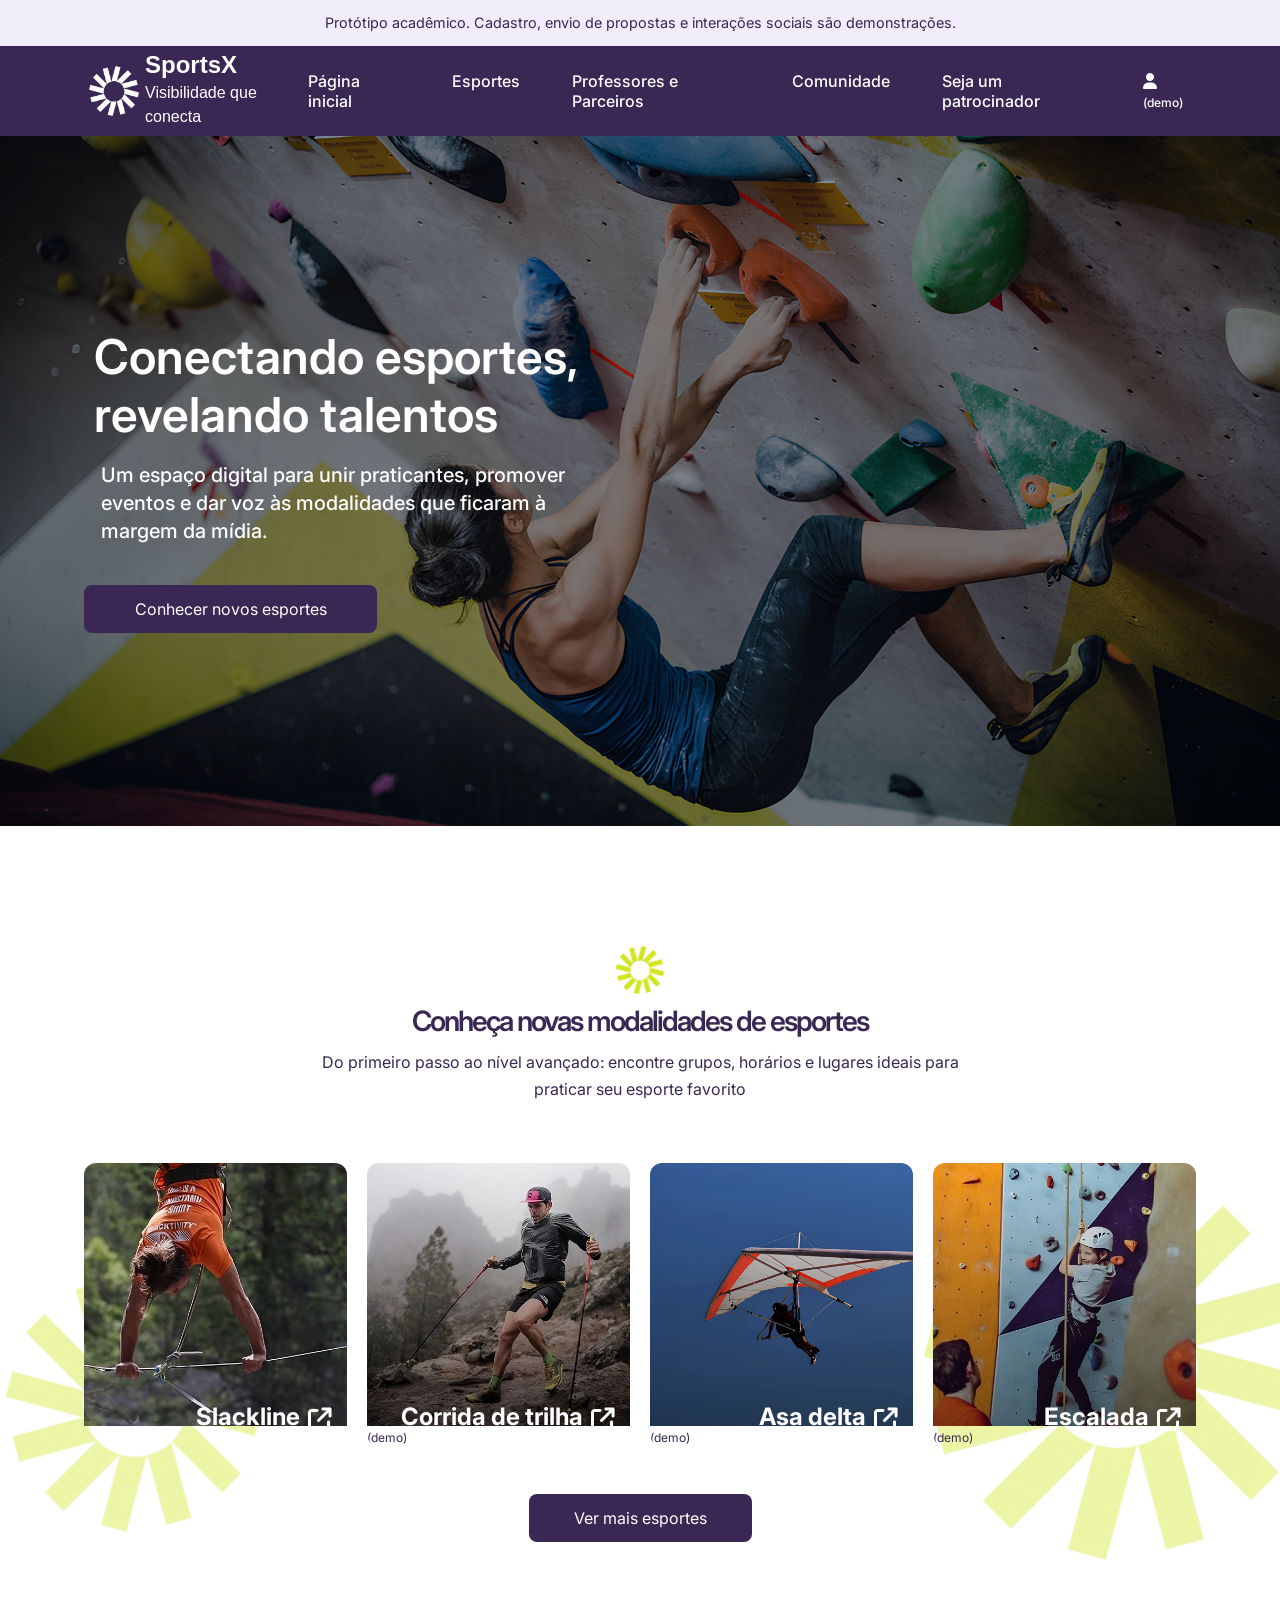
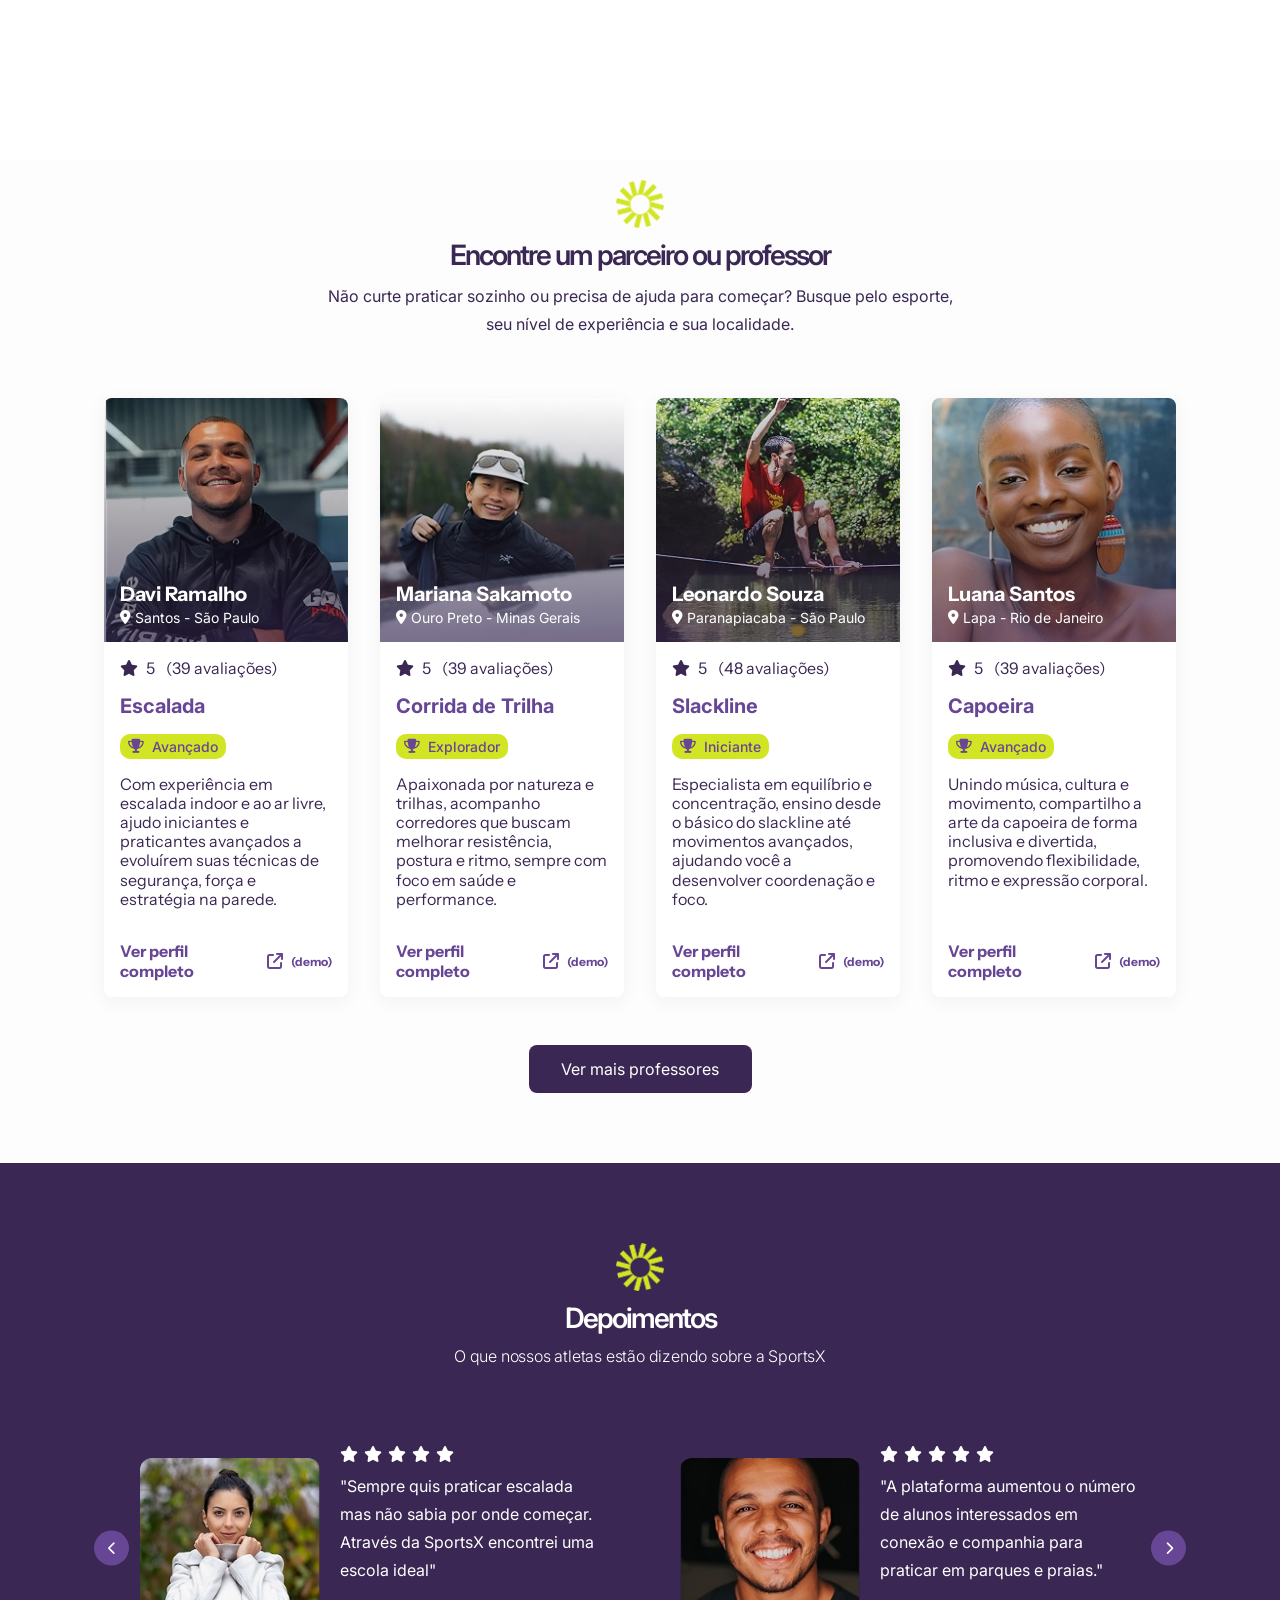
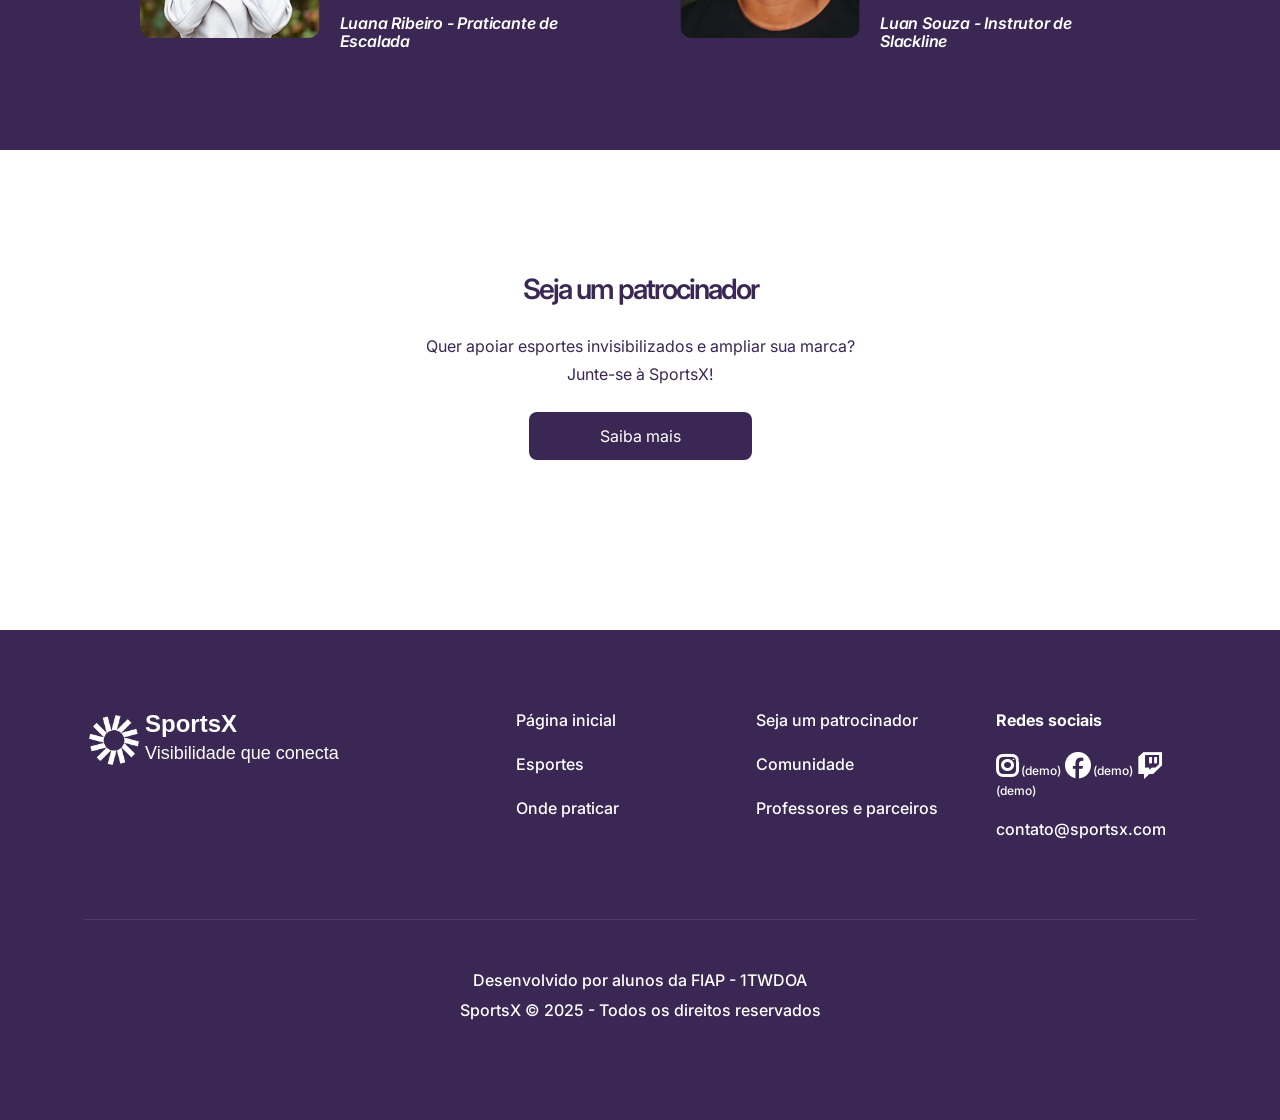
<file: index.html>
<!DOCTYPE html>
<html lang="pt-BR">

<head>
    <meta charset="UTF-8" />
    <meta name="viewport" content="width=device-width, initial-scale=1.0" />
    <title>Sports X</title>

    <!-- favicon -->
    <link rel="icon" href="images/favicon.io.webp" type="image/webp" />

    <!-- Chamada google fonts -->

    <!-- fonte Instrument -->
    <link rel="preconnect" href="https://fonts.googleapis.com" />
    <link rel="preconnect" href="https://fonts.gstatic.com" crossorigin />
    <link
        href="https://fonts.googleapis.com/css2?family=Instrument+Sans:ital,wght@0,400..700;1,400..700&family=Inter:ital,opsz,wght@0,14..32,100..900;1,14..32,100..900&display=swap"
        rel="stylesheet" />

    <!-- fonte Outfit -->
    <link rel="preconnect" href="https://fonts.googleapis.com" />
    <link rel="preconnect" href="https://fonts.gstatic.com" crossorigin />
    <link
        href="https://fonts.googleapis.com/css2?family=Instrument+Sans:ital,wght@0,400..700;1,400..700&family=Inter:ital,opsz,wght@0,14..32,100..900;1,14..32,100..900&display=swap"
        rel="stylesheet" />

    <!-- fonte Inter -->
    <link rel="preconnect" href="https://fonts.googleapis.com" />
    <link rel="preconnect" href="https://fonts.gstatic.com" crossorigin />
    <link
        href="https://fonts.googleapis.com/css2?family=Inter:ital,opsz,wght@0,14..32,100..900;1,14..32,100..900&display=swap"
        rel="stylesheet" />

    <!-- Chamada FontAwesome -->
    <link rel="stylesheet" href="https://cdnjs.cloudflare.com/ajax/libs/font-awesome/6.4.0/css/all.min.css"/>

    <!-- Chamada CSS  -->
    <link rel="stylesheet" href="css/style.css?v=20261119" />
    <link rel="stylesheet" href="css/var.css" />
</head>

<body>
    <p class="demo-notice">Protótipo acadêmico. Cadastro, envio de propostas e interações sociais são demonstrações.</p>
    <header class="site-header">
        <div class="header-container container">
            <a href="index.html" class="logo">
                <img src="images/logo.webp" alt="logo SportsX" class="logo-icon">
                <div class="logo-text">
                    <span class="logo-title">SportsX</span>
                    <span class="logo-subtitle">Visibilidade que conecta</span>
                </div>
            </a>

            <nav class="main-nav" aria-label="Navegação principal">
                <button class="hamburguer" type="button" aria-label="Abrir menu de navegação" aria-expanded="false" aria-controls="menu-principal">
                    <i class="fa-solid fa-bars" aria-hidden="true"></i>
                </button>
                <ul id="menu-principal">
                    <li><a href="#section-hero">Página inicial</a></li>
                    <li><a href="esporte-descricao-sobre.html#sport-details">Esportes</a></li>
                    <li><a href="professores-e-parceiros.html#professors">Professores e Parceiros</a></li>
                    <li><a href="comunidade.html#communities-hero">Comunidade</a></li>
                    <li><a href="seja-um-patrocinador.html#sponsor">Seja um patrocinador</a></li>
                    <li><a role="link" class="user-icon" aria-label="Perfil do usuário" aria-disabled="true" title="Demonstração: ação indisponível" data-demo="true"><i class="fa-solid fa-user" aria-hidden="true"></i></a></li>
                </ul> 
            </nav>

        </div>
    </header>


<!--================================================================== Começo da página =====================================================================-->
    <main>
    <section id="section-hero" class="hero-section">
        <div class="hero-content">           
            <h1 class="hero-title">Conectando esportes, revelando talentos</h1>
            <p class="hero-subtitle">
                Um espaço digital para unir praticantes, promover eventos e dar voz
                às modalidades que ficaram à margem da mídia.
            </p>

            <a href="#section-sports" class="btn hero-cta">Conhecer novos esportes</a>
        </div>
    </section>

    <section id="section-sports" class="sports-section">
        <div class="container">
            <div class="section-header">
                <img src="images/decor.webp" alt="decoracao" class="section-decorator">
                <h2 class="section-title-principal">Conheça novas modalidades de esportes</h2>
                <p class="section-subtitle-principal">Do primeiro passo ao nível avançado: encontre grupos, horários e lugares
                    ideais para praticar seu esporte favorito</p>
            </div>

            <div class="sports-grid">
                <a href="esporte-descricao-sobre.html" class="sport-card">
                    <img src="images/card-slackline.webp" alt="Uma pessoa praticando slackline entre duas arvores"
                        class="sport-card-bg">
                    <div class="sport-card-overlay">
                        <h3 class="sport-card-title">Slackline <i class="fa-solid fa-arrow-up-right-from-square"></i>
                        </h3>
                    </div>
                </a>

                <a role="link" class="sport-card" aria-disabled="true" title="Demonstração: ação indisponível" data-demo="true">
                    <img src="images/card-corrida-de-trilha.webp" alt="Uma pessoa correndo em uma floresta com neblina"
                        class="sport-card-bg">
                    <div class="sport-card-overlay">
                        <h3 class="sport-card-title">Corrida de trilha <i class="fa-solid fa-arrow-up-right-from-square"></i></h3>
                    </div>
                </a>

                <a role="link" class="sport-card" aria-disabled="true" title="Demonstração: ação indisponível" data-demo="true">
                    <img src="images/card-asa-delta.webp" alt="Uma pessoa voando de asa delta contra um ceu azul"
                        class="sport-card-bg">
                    <div class="sport-card-overlay">
                        <h3 class="sport-card-title">Asa delta <i class="fa-solid fa-arrow-up-right-from-square"></i>
                        </h3>
                    </div>
                </a>

                <a role="link" class="sport-card" aria-disabled="true" title="Demonstração: ação indisponível" data-demo="true">
                    <img src="images/card-escalada.webp" alt="Uma pessoa escalando uma parede interna com rochas"
                        class="sport-card-bg">
                    <div class="sport-card-overlay">
                        <h3 class="sport-card-title">Escalada <i class="fa-solid fa-arrow-up-right-from-square"></i>
                        </h3>
                    </div>
                </a>
            </div>
        </div>
        <div class="section-ver-mais">
                <a href="esporte-descricao-sobre.html" class="btn-ver-mais">Ver mais esportes</a>
        </div>
        <img src="images/decoration-background-1.webp"
            alt="Gráfico estilizado de sol amarelo com um centro circular e raios retangulares irradiando para fora, usado como um elemento decorativo para criar uma atmosfera animada e energética em um fundo transparente"
            class="bg-decorator-1">
        <img src="images/decoration-background-2.webp"
            alt="Gráfico estilizado de um sol amarelo com um centro circular e raios retangulares radiantes sobre um fundo transparente, usado como elemento decorativo para criar uma atmosfera animada e energética"
            class="bg-decorator-2">
    </section>

<!--=============================================================== Professores =============================================================================-->
    <section id="section-teachers" class="teachers-section">
        <div class="container">
            <div class="section-header">
                <img src="images/decor.webp" alt="decorador" class="section-decorator">
                <h2 class="section-title-principal">Encontre um parceiro ou professor</h2>
                <p class="section-subtitle-principal">Não curte praticar sozinho ou precisa de ajuda para começar? Busque pelo esporte,
                    seu nível de experiência e sua localidade.</p>
            </div>

            <div class="teachers-grid">

                <!---------------------------- Davi Ramalho - Escalada  ----------------------------------->
                <article class="teacher-card">
                    <div class="teacher-card-image-wrapper">
                        <img src="images/card-img-professor-davi-ramalho.webp" alt="Davi Ramalho"
                            class="teacher-card-img">
                        <div class="teacher-card-image-overlay">
                            <h4 class="teacher-name">Davi Ramalho</h4>
                            <p class="teacher-location"><i class="fa-solid fa-location-dot"></i>Santos - São Paulo</p>
                        </div>
                    </div>
                    <div class="teacher-card-body">
                        <div class="teacher-card-rating">
                            <i class="fa-solid fa-star"></i><span>5</span>
                            <span class="rating-count"> (39 avaliações)</span>
                        </div>
                        <h5 class="teacher-sport">Escalada</h5>
                        <div class="teacher-card-level"><i class="fa-solid fa-trophy"></i><span>Avançado</span></div>
                        <p class="teacher-card-desc">Com experiência em escalada indoor e ao ar livre, ajudo iniciantes e praticantes avançados a evoluírem suas técnicas de segurança, força e estratégia na parede.
                        </p>
                        <a role="link" class="teacher-card-link" aria-disabled="true" title="Demonstração: ação indisponível" data-demo="true">Ver perfil completo<i
                                class="fa-solid fa-arrow-up-right-from-square"></i></a>
                    </div>
                </article>

                <!---------------------------- Mariana Sakamoto - Corrida de trilha  --------------------------------->
                <article class="teacher-card">
                    <div class="teacher-card-image-wrapper">
                        <img src="images/card-img-professor-mariana-sakamoto.webp" alt="Mariana Sakamoto"
                            class="teacher-card-img">
                        <div class="teacher-card-image-overlay">
                            <h4 class="teacher-name">Mariana Sakamoto</h4>
                            <p class="teacher-location"><i class="fa-solid fa-location-dot"></i>Ouro Preto - Minas
                                Gerais</p>
                        </div>
                    </div>
                    <div class="teacher-card-body">
                        <div class="teacher-card-rating">
                            <i class="fa-solid fa-star"></i><span>5</span>
                            <span class="rating-count">(39 avaliações)</span>
                        </div>
                        <h5 class="teacher-sport">Corrida de Trilha</h5>
                        <div class="teacher-card-level"><i class="fa-solid fa-trophy"></i><span>Explorador</span></div>
                        <p class="teacher-card-desc">Apaixonada por natureza e trilhas, acompanho corredores que buscam melhorar resistência, postura e ritmo, sempre com foco em saúde e performance.
                        </p>
                        <a role="link" class="teacher-card-link" aria-disabled="true" title="Demonstração: ação indisponível" data-demo="true">Ver perfil completo<i
                                class="fa-solid fa-arrow-up-right-from-square"></i></a>
                    </div>
                </article>

                <!--------------------------------- Leonardo Souza - Slackline  --------------------------------------->
                <article class="teacher-card">
                    <div class="teacher-card-image-wrapper">
                        <img src="images/card-img-professor-leonardo-souza.webp" alt="Leonardo Souza"
                            class="teacher-card-img">
                        <div class="teacher-card-image-overlay">
                            <h4 class="teacher-name">Leonardo Souza</h4>
                            <p class="teacher-location"><i class="fa-solid fa-location-dot"></i>Paranapiacaba - São
                                Paulo</p>
                        </div>
                    </div>
                    <div class="teacher-card-body">
                        <div class="teacher-card-rating">
                            <i class="fa-solid fa-star"></i><span>5</span>
                            <span class="rating-count">(48 avaliações)</span>
                        </div>
                        <h5 class="teacher-sport">Slackline</h5>
                        <div class="teacher-card-level"><i class="fa-solid fa-trophy"></i><span>Iniciante</span></div>
                        <p class="teacher-card-desc">Especialista em equilíbrio e concentração, ensino desde o básico do slackline até movimentos avançados, ajudando você a desenvolver coordenação e foco.
                        </p>
                        <a role="link" class="teacher-card-link" aria-disabled="true" title="Demonstração: ação indisponível" data-demo="true">Ver perfil completo<i
                                class="fa-solid fa-arrow-up-right-from-square"></i></a>
                    </div>
                </article>

                <!--------------------------------------- Luana Santos - Capoeira ------------------------------------>
                <article class="teacher-card">
                    <div class="teacher-card-image-wrapper">
                        <img src="images/card-img-professor-luana-santos.webp" alt="Luana Santos"
                            class="teacher-card-img">
                        <div class="teacher-card-image-overlay">
                            <h4 class="teacher-name">Luana Santos</h4>
                            <p class="teacher-location"><i class="fa-solid fa-location-dot"></i>Lapa - Rio de Janeiro
                            </p>
                        </div>
                    </div>
                    <div class="teacher-card-body">
                        <div class="teacher-card-rating">
                            <i class="fa-solid fa-star"></i><span>5</span>
                            <span class="rating-count">(39 avaliações)</span>
                        </div>
                        <h5 class="teacher-sport">Capoeira</h5>
                        <div class="teacher-card-level"><i class="fa-solid fa-trophy"></i><span>Avançado</span></div>
                        <p class="teacher-card-desc">Unindo música, cultura e movimento, compartilho a arte da capoeira de forma inclusiva e divertida, promovendo flexibilidade, ritmo e expressão corporal.
                        </p>
                        <a role="link" class="teacher-card-link" aria-disabled="true" title="Demonstração: ação indisponível" data-demo="true">Ver perfil completo<i
                                class="fa-solid fa-arrow-up-right-from-square"></i></a>
                    </div>
                </article>
            </div>

            <div class="section-ver-mais">
                <a href="professores-e-parceiros.html" class="btn-ver-mais">Ver mais professores</a>
            </div>
        </div>
    </section>


<!--================================================================= Depoimentos ===========================================================================-->
    <section id="section-testimonials" class="testimonials-section">
    <div class="container">
        <div class="section-header">
        <img src="images/decor.webp" alt="decoracao" class="section-decorator">
        <h2 class="section-title">Depoimentos</h2>
        <p class="section-subtitle">O que nossos atletas estão dizendo sobre a SportsX</p>
        </div>

        <div class="testimonial-carousel">
        <button class="carousel-btn prev" type="button" aria-label="Depoimento anterior" aria-controls="depoimentos"><i class="fa-solid fa-chevron-left" aria-hidden="true"></i></button>

        <div class="testimonial-track" id="depoimentos">

            <!----------------------------- Slide 1 --------------------------->
            <div class="testimonial-slide">
            <div class="testimonial-card">
                <img src="images/depoimentos-luana-ribeiro-escalada.webp" alt="Luana Ribeiro" class="testimonial-person">
                <div class="testimonial-content">
                <div class="testimonial-rating">
                    <i class="fa-solid fa-star"></i><i class="fa-solid fa-star"></i><i class="fa-solid fa-star"></i><i class="fa-solid fa-star"></i><i class="fa-solid fa-star"></i>
                </div>
                <blockquote>"Sempre quis praticar escalada mas não sabia por onde começar. Através da SportsX encontrei uma escola ideal"</blockquote>
                <cite>Luana Ribeiro - Praticante de Escalada</cite>
                </div>
            </div>

            <div class="testimonial-card">
                <img src="images/depoimentos-luan-souza-instrutor-slackline.webp" alt="Luan Souza" class="testimonial-person">
                <div class="testimonial-content">
                <div class="testimonial-rating">
                    <i class="fa-solid fa-star"></i><i class="fa-solid fa-star"></i><i class="fa-solid fa-star"></i><i class="fa-solid fa-star"></i><i class="fa-solid fa-star"></i>
                </div>
                <blockquote>"A plataforma aumentou o número de alunos interessados em conexão e companhia para praticar em parques e praias."</blockquote>
                <cite>Luan Souza - Instrutor de Slackline</cite>
                </div>
            </div>
            </div>

            <!----------------------------- Slide 2 -------------------------->
            <div class="testimonial-slide">
            <div class="testimonial-card">
                <img src="images/depoimento-carla-mendes.webp" alt="Carla Mendes" class="testimonial-person">
                <div class="testimonial-content">
                <div class="testimonial-rating">
                    <i class="fa-solid fa-star"></i><i class="fa-solid fa-star"></i><i class="fa-solid fa-star"></i><i class="fa-solid fa-star"></i><i class="fa-solid fa-star"></i>
                </div>
                <blockquote>"O SportsX me ajudou a encontrar outros corredores da minha região. Agora treino em grupo e minha evolução foi incrível!"</blockquote>
                <cite>Carla Mendes – Corredora Amadora</cite>
                </div>
            </div>

            <div class="testimonial-card">
                <img src="images/depoimentos-rafael-lima.webp" alt="Rafael Lima" class="testimonial-person">
                <div class="testimonial-content">
                <div class="testimonial-rating">
                    <i class="fa-solid fa-star"></i><i class="fa-solid fa-star"></i><i class="fa-solid fa-star"></i><i class="fa-solid fa-star"></i><i class="fa-solid fa-star"></i>
                </div>
                <blockquote>"Sempre quis experimentar esportes aquáticos e através da plataforma conheci uma escola de canoagem fantástica."</blockquote>
                <cite>Rafael Lima – Praticante de Canoagem</cite>
                </div>
            </div>
            </div>

            <!------------------------------ Slide 3 ----------------------------------->
            <div class="testimonial-slide">
            <div class="testimonial-card">
                <img src="images/depoimentos-bruna-oliveira.webp" alt="Bruna Oliveira" class="testimonial-person">
                <div class="testimonial-content">
                <div class="testimonial-rating">
                    <i class="fa-solid fa-star"></i><i class="fa-solid fa-star"></i><i class="fa-solid fa-star"></i><i class="fa-solid fa-star"></i><i class="fa-solid fa-star"></i>
                </div>
                <blockquote>"Graças ao SportsX encontrei parceiros para jogar vôlei de praia todos os finais de semana. Nunca mais fiquei sem equipe!"</blockquote>
                <cite>Bruna Oliveira – Jogadora de Vôlei de Praia</cite>
                </div>
            </div>

            <div class="testimonial-card">
                <img src="images/depoimentos-diego-martins.webp" alt="Diego Martins" class="testimonial-person">
                <div class="testimonial-content">
                <div class="testimonial-rating">
                    <i class="fa-solid fa-star"></i><i class="fa-solid fa-star"></i><i class="fa-solid fa-star"></i><i class="fa-solid fa-star"></i><i class="fa-solid fa-star"></i>
                </div>
                <blockquote>"O app facilitou minha rotina como treinador, pois conectei rapidamente alunos interessados em aulas de alongamento e yoga."</blockquote>
                <cite>Diego Martins – Instrutor de Yoga</cite>
                </div>
            </div>
            </div>
        </div>

        <button class="carousel-btn next" type="button" aria-label="Próximo depoimento" aria-controls="depoimentos"><i class="fa-solid fa-chevron-right" aria-hidden="true"></i></button>
        
        </div>
    </div>
    </section>


<!--================================================================= Patrocinadores  ======================================================================--> 
    <section id="section-sponsor" class="sponsor-section">
        <div class="container sponsor-container">
            <h2 class="section-title-principal">Seja um patrocinador</h2>
            <p class="section-subtitle-principal">Quer apoiar esportes invisibilizados e ampliar sua marca? <br>Junte-se à
                SportsX!</p>
            <a href="seja-um-patrocinador.html" class="btn-ver-mais">Saiba mais</a>
        </div>
    </section>
    </main>

<!--==================================================================== Rodapé =============================================================================-->
    <footer id="section-footer" class="site-footer">
        <div class="container footer-main">
            <div class="footer-column footer-logo-column">
                <a href="index.html" class="logo">
                    <img src="images/logo.webp" alt="SportsX Logo Icon" class="logo-icon">
                    <div class="logo-text">
                        <span class="logo-title">SportsX</span>
                        <span class="logo-subtitle">Visibilidade que conecta</span>
                    </div>
                </a>
            </div>
            <div class="footer-column">
                <nav class="footer-nav">
                    <ul>
                        <li><a href="#section-hero">Página inicial</a></li>
                        <li><a href="esporte-descricao-sobre.html#sport-details">Esportes</a></li>
                        <li><a href="onde-praticar-mapa.html#map-search">Onde praticar</a></li>
                    </ul>
                </nav>
            </div>
            <div class="footer-column">
                <nav class="footer-nav">
                    <ul>
                        <li><a href="seja-um-patrocinador.html#sponsor">Seja um patrocinador</a></li>
                        <li><a href="comunidade.html#communities-hero">Comunidade</a></li>
                        <li><a href="professores-e-parceiros.html#professors">Professores e parceiros</a></li>
                    </ul>
                </nav>
            </div>
            <div class="footer-column">
                <h6 class="footer-heading">Redes sociais</h6>
                <div class="social">
                    <a role="link" aria-label="Instagram" aria-disabled="true" title="Demonstração: ação indisponível" data-demo="true"><i class="fa-brands fa-instagram" aria-hidden="true"></i></a>
                    <a role="link" aria-label="Facebook" aria-disabled="true" title="Demonstração: ação indisponível" data-demo="true"><i class="fa-brands fa-facebook" aria-hidden="true"></i></a>
                    <a role="link" aria-label="Twitch" aria-disabled="true" title="Demonstração: ação indisponível" data-demo="true"><i class="fa-brands fa-twitch" aria-hidden="true"></i></a>
                </div><br>
                <a href="mailto:contato@sportsx.com" class="footer-link">contato@sportsx.com</a>
            </div>

            <div class="container footer-bottom">
                <p>Desenvolvido por alunos da FIAP - 1TWDOA</p>
                <p>SportsX © 2025 - Todos os direitos reservados</p>
            </div>
        </div>
    </footer>

<!-- =================================================================== JavaScript =========================================================================-->
    <script src="js/script.js?v=20261119"></script>
</body>

</html>
</file>
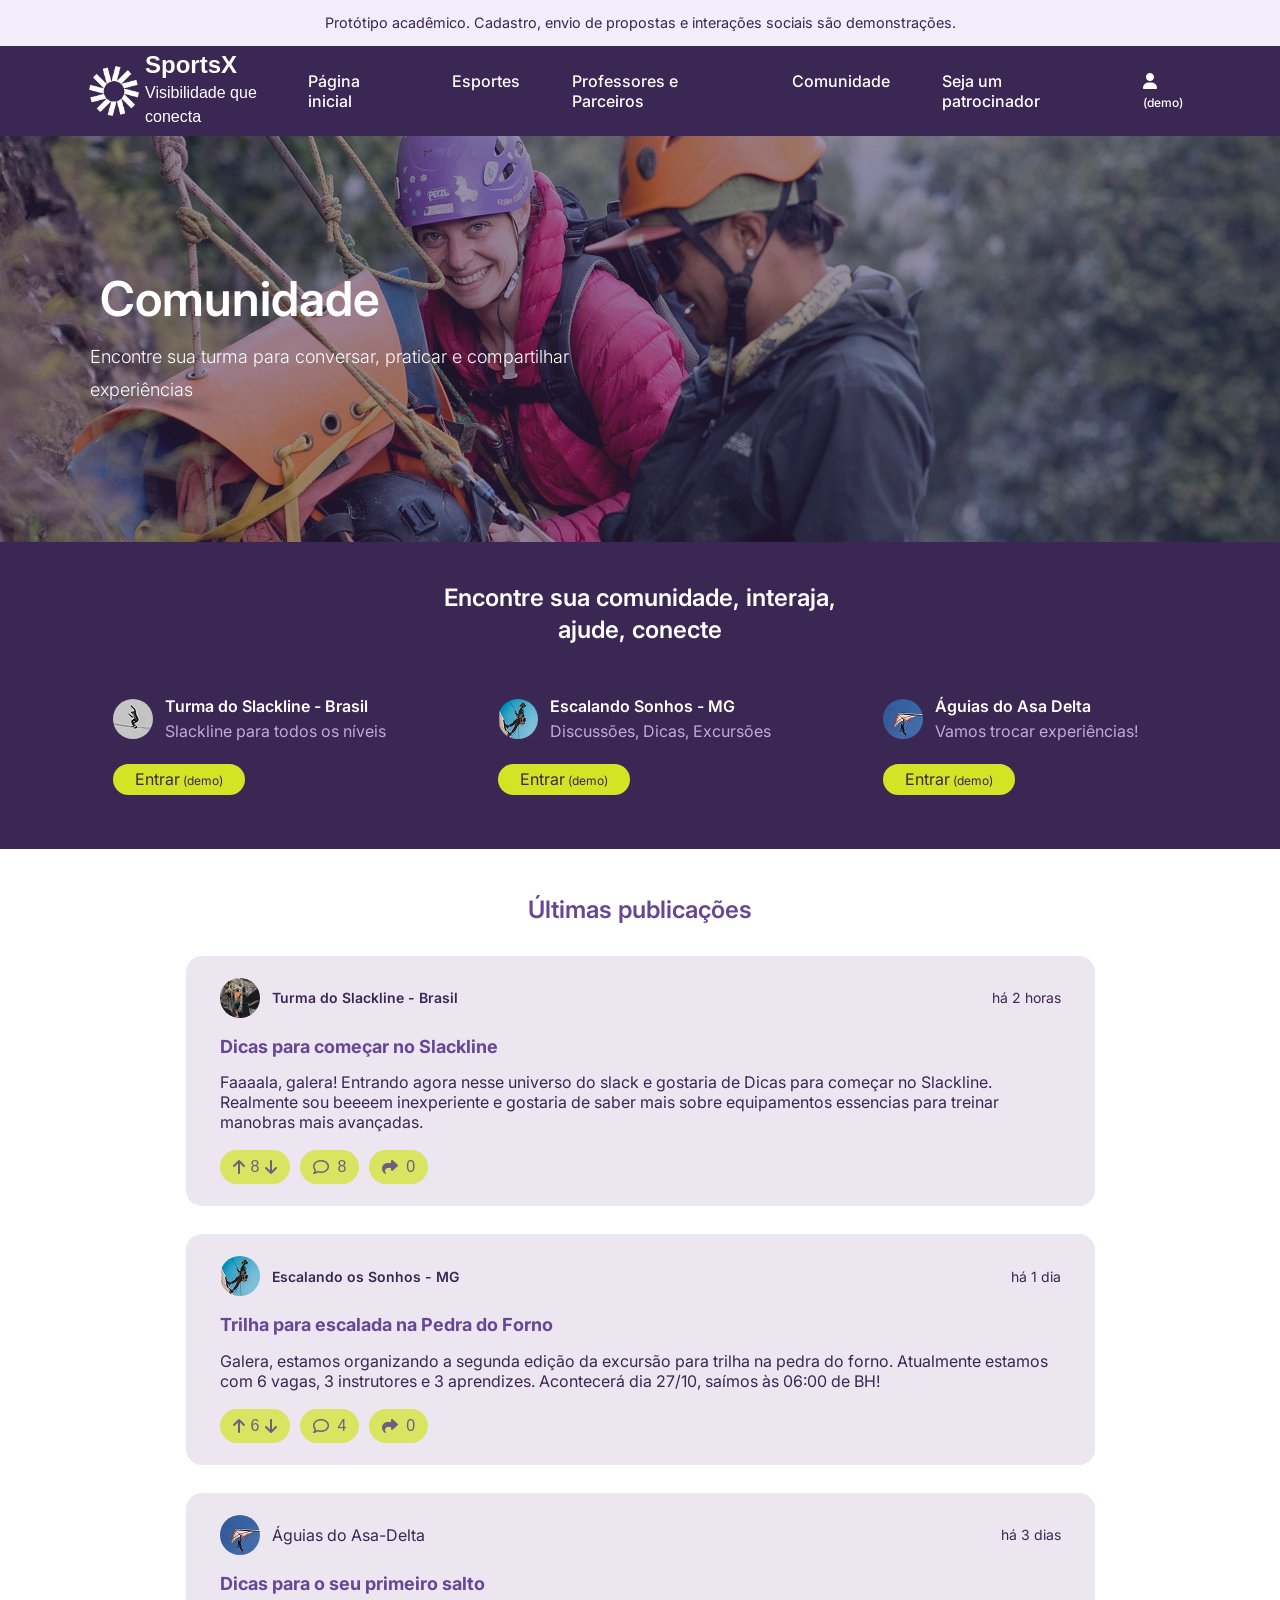
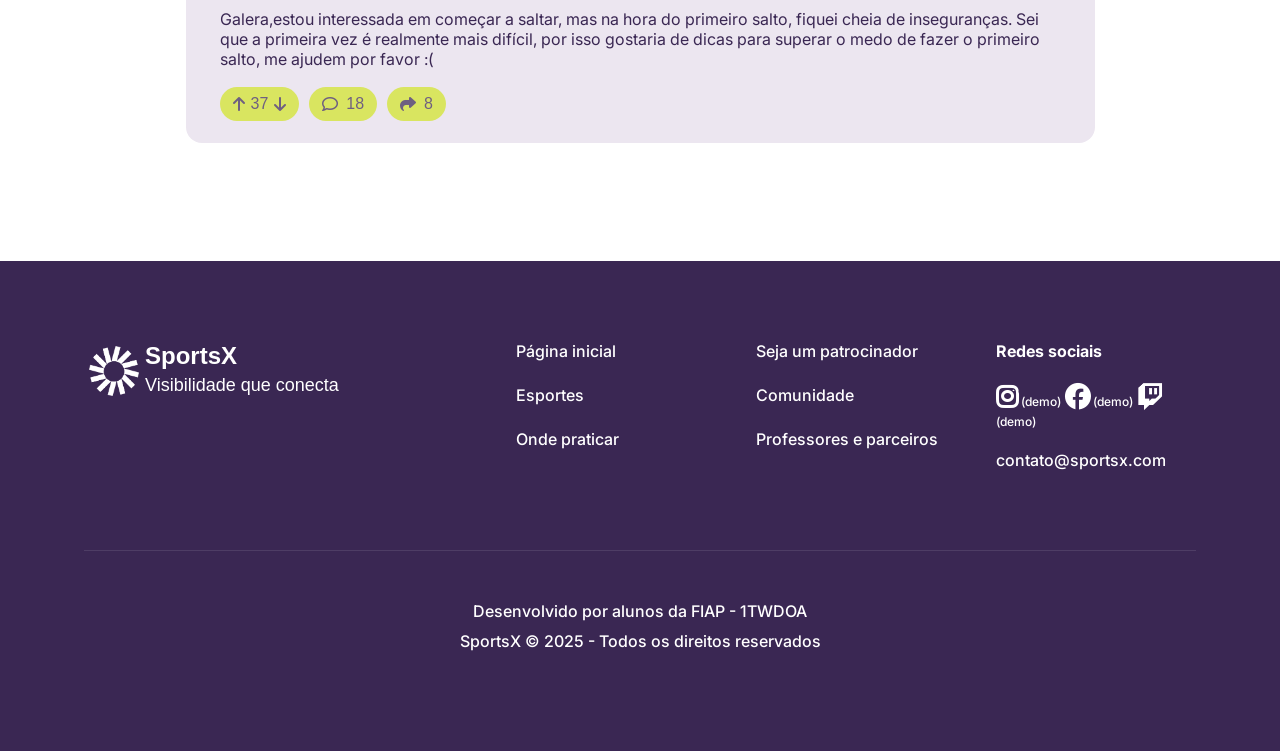
<file: comunidade.html>
<!DOCTYPE html>
<html lang="pt-BR">

<head>
    <meta charset="UTF-8" />
    <meta name="viewport" content="width=device-width, initial-scale=1.0" />
    <title>Sports X</title>

    <!-- favicon -->
    <link rel="icon" href="images/favicon.io.webp" type="image/webp" />

    <!-- Chamada google fonts -->

    <!-- fonte Instrument -->
    <link rel="preconnect" href="https://fonts.googleapis.com" />
    <link rel="preconnect" href="https://fonts.gstatic.com" crossorigin />
    <link
        href="https://fonts.googleapis.com/css2?family=Instrument+Sans:ital,wght@0,400..700;1,400..700&family=Inter:ital,opsz,wght@0,14..32,100..900;1,14..32,100..900&display=swap"
        rel="stylesheet" />

    <!-- fonte Outfit -->
    <link rel="preconnect" href="https://fonts.googleapis.com" />
    <link rel="preconnect" href="https://fonts.gstatic.com" crossorigin />
    <link
        href="https://fonts.googleapis.com/css2?family=Instrument+Sans:ital,wght@0,400..700;1,400..700&family=Inter:ital,opsz,wght@0,14..32,100..900;1,14..32,100..900&display=swap"
        rel="stylesheet" />

    <!-- fonte Inter -->
    <link rel="preconnect" href="https://fonts.googleapis.com" />
    <link rel="preconnect" href="https://fonts.gstatic.com" crossorigin />
    <link
        href="https://fonts.googleapis.com/css2?family=Inter:ital,opsz,wght@0,14..32,100..900;1,14..32,100..900&display=swap"
        rel="stylesheet" />

    <!-- Chamada FontAwesome -->
    <link rel="stylesheet" href="https://cdnjs.cloudflare.com/ajax/libs/font-awesome/6.4.0/css/all.min.css" />

    <!-- Chamada CSS  -->
    <link rel="stylesheet" href="css/style.css?v=20261119" />
    <link rel="stylesheet" href="css/var.css" />
</head>

<body>
    <p class="demo-notice">Protótipo acadêmico. Cadastro, envio de propostas e interações sociais são demonstrações.</p>
    <header class="site-header">
        <div class="header-container container">
            <a href="index.html" class="logo">
                <img src="images/logo.webp" alt="logo SportsX" class="logo-icon">
                <div class="logo-text">
                    <span class="logo-title">SportsX</span>
                    <span class="logo-subtitle">Visibilidade que conecta</span>
                </div>
            </a>

            <nav class="main-nav" aria-label="Navegação principal">
                <button class="hamburguer" type="button" aria-label="Abrir menu de navegação" aria-expanded="false" aria-controls="menu-principal">
                    <i class="fa-solid fa-bars" aria-hidden="true"></i>
                </button>
                <ul id="menu-principal">
                    <li><a href="index.html#section-hero">Página inicial</a></li>
                    <li><a href="esporte-descricao-sobre.html#sport-details">Esportes</a></li>
                    <li><a href="professores-e-parceiros.html#professors">Professores e Parceiros</a></li>
                    <li><a href="#communities-hero">Comunidade</a></li>
                    <li><a href="seja-um-patrocinador.html#sponsor">Seja um patrocinador</a></li>
                    <li><a role="link" class="user-icon" aria-label="Perfil do usuário" aria-disabled="true" title="Demonstração: ação indisponível" data-demo="true"><i class="fa-solid fa-user" aria-hidden="true"></i></a></li>
                </ul>
            </nav>

        </div>
    </header>

<!--=============================================================== Começo da página ========================================================================-->
    <main>
<section id="communities-hero" class="communities-hero-section">
  <div class="communities-hero-container">
    <div class="communities-hero-content">
      <h1>Comunidade</h1>
      <p>Encontre sua turma para conversar, praticar e compartilhar experiências</p>
    </div>
  </div>
</section>


<!--================================================================= Comunidades ===========================================================================-->
    <section id="communities" class="communities-section">
        <div class="container">
            <h2 class="communities-title">Encontre sua comunidade, interaja, ajude, conecte</h2>
            <div class="communities-grid">

                <!------------------------- Comunidade 1 ---------------------------->
                <div class="community-card">
                    <div class="community-card-info">
                        <img src="images/turma-de-slackline-avatar.webp" alt="Turma do Slackline avatar" class="avatar">
                        <div class="community-card-text">
                            <h3>Turma do Slackline - Brasil</h3>
                            <p>Slackline para todos os níveis</p>
                        </div>
                    </div>
                    <a role="link" class="btn-join" aria-disabled="true" title="Demonstração: ação indisponível" data-demo="true">Entrar</a>
                </div>

                <!---------------------------- Comunidade 2 -------------------------->
                 <div class="community-card">
                    <div class="community-card-info">
                        <img src="images/escalando-sonhos-avatar.webp" alt="Escalando Sonhos avatar" class="avatar">
                        <div class="community-card-text">
                            <h3>Escalando Sonhos - MG</h3>
                            <p>Discussões, Dicas, Excursões</p>
                        </div>
                    </div>
                    <a role="link" class="btn-join" aria-disabled="true" title="Demonstração: ação indisponível" data-demo="true">Entrar</a>
                </div>

                <!-------------------- Comunidade 3 ---------------------->
                <div class="community-card">
                    <div class="community-card-info">
                        <img src="images/aguias-da-asa-delta-avatar.webp" alt="Águias do Asa-Delta avatar"
                            class="avatar">
                        <div class="community-card-text">
                            <h3>Águias do Asa Delta</h3>
                            <p>Vamos trocar experiências!</p>
                        </div>
                    </div>
                    <a role="link" class="btn-join" aria-disabled="true" title="Demonstração: ação indisponível" data-demo="true">Entrar</a>
                </div>
            </div>
        </div>
    </section>

<!--================================================================== Posts Cards ==========================================================================-->
    <section id="posts" class="posts-section">
        <div class="container posts-container">
            <h2 class="posts-title">Últimas publicações</h2>
            <div class="posts-list">

                <!----------------------------------- Post Card 1 ----------------------------->
                <article class="post-card">
                    <header class="post-header">
                        <div class="post-author">
                            <img src="images/turma-de-slackline-avatar-coment.webp" alt="Avatar de Turma do Slackline"
                                class="avatar">
                            <span class="author-name">Turma do Slackline - Brasil</span>
                        </div>
                        <span class="post-time">há 2 horas</span>
                    </header>

                    <div class="post-content">
                        <h3>Dicas para começar no Slackline</h3>
                        <p>Faaaala, galera! Entrando agora nesse universo do slack e gostaria de Dicas para começar no
                            Slackline. Realmente sou beeeem inexperiente e gostaria de saber mais sobre equipamentos
                            essencias para treinar manobras mais avançadas.</p>
                    </div>
                    <footer class="post-actions">
                        <button class="action-button vote-button" type="button" disabled title="Demonstração: ação indisponível">
                            <i class="fa-solid fa-arrow-up"></i>
                            <span>8</span>
                            <i class="fa-solid fa-arrow-down"></i>
                        </button>

                        <button class="action-button" type="button" disabled title="Demonstração: ação indisponível">
                            <i class="fa-regular fa-comment"></i>
                            <span>8</span>
                        </button>

                        <button class="action-button" type="button" disabled title="Demonstração: ação indisponível">
                            <i class="fa-solid fa-share"></i>
                            <span>0</span>
                        </button>
                    </footer>
                </article>

                <!--------------------------------------- Post Card 2 --------------------------------------->
                <article class="post-card">
                    <header class="post-header">
                        <div class="post-author">
                            <img src="images/escalando-sonhos-avatar.webp" alt="Avatar de Escalando os Sonhos"
                                class="avatar">
                            <span class="author-name">Escalando os Sonhos - MG</span>
                        </div>
                        <span class="post-time">há 1 dia</span>
                    </header>
                    <div class="post-content">
                        <h3>Trilha para escalada na Pedra do Forno</h3>
                        <p>Galera, estamos organizando a segunda edição da excursão para trilha na pedra do forno.
                            Atualmente estamos com 6 vagas, 3 instrutores e 3 aprendizes. Acontecerá dia 27/10, saímos
                            às 06:00 de BH!</p>
                    </div>
                    <footer class="post-actions">
                        <button class="action-button vote-button" type="button" disabled title="Demonstração: ação indisponível">
                            <i class="fa-solid fa-arrow-up"></i>
                            <span>6</span>
                            <i class="fa-solid fa-arrow-down"></i>
                        </button>

                        <button class="action-button" type="button" disabled title="Demonstração: ação indisponível">
                            <i class="fa-regular fa-comment"></i>
                            <span>4</span>
                        </button>

                        <button class="action-button" type="button" disabled title="Demonstração: ação indisponível">
                            <i class="fa-solid fa-share"></i>
                            <span>0</span>
                        </button>
                    </footer>
                </article>

                <!---------------------------------- Post Card 3 -------------------------------->
                <article class="post-card">
                    <header class="post-header">
                        <div class="post-author">
                            <img src="images/aguias-da-asa-delta-avatar.webp" alt="Avatar de Águias de Asa Delta avatar"
                                class="avatar">
                            <span class="authot-name">Águias do Asa-Delta</span>
                        </div>
                        <span class="post-time">há 3 dias</span>
                    </header>
                    <div class="post-content">
                        <h3>Dicas para o seu primeiro salto</h3>
                        <p>Galera,estou interessada em começar a saltar, mas na hora do primeiro salto, fiquei cheia de
                            inseguranças. Sei que a primeira vez é realmente mais difícil, por isso gostaria de dicas
                            para superar o medo de fazer o primeiro salto, me ajudem por favor :(</p>
                    </div>
                    <footer class="post-actions">
                        <button class="action-button vote-button" type="button" disabled title="Demonstração: ação indisponível">
                            <i class="fa-solid fa-arrow-up"></i>
                            <span>37</span>
                            <i class="fa-solid fa-arrow-down"></i>
                        </button>

                        <button class="action-button" type="button" disabled title="Demonstração: ação indisponível">
                            <i class="fa-regular fa-comment"></i>
                            <span>18</span>
                        </button>

                        <button class="action-button" type="button" disabled title="Demonstração: ação indisponível">
                            <i class="fa-solid fa-share"></i>
                            <span>8</span>
                        </button>
                    </footer>
                </article>
            </div>
        </div>
    </section>

<!--====================================================================== Rodapé ===========================================================================-->
    </main>

    <footer id="section-footer" class="site-footer">
        <div class="container footer-main">
            <div class="footer-column footer-logo-column">
                <a href="index.html" class="logo">
                    <img src="images/logo.webp" alt="SportsX Logo Icon" class="logo-icon">
                    <div class="logo-text">
                        <span class="logo-title">SportsX</span>
                        <span class="logo-subtitle">Visibilidade que conecta</span>
                    </div>
                </a>
            </div>
            <div class="footer-column">
                <nav class="footer-nav">
                    <ul>
                        <li><a href="index.html#section-hero">Página inicial</a></li>
                        <li><a href="esporte-descricao-sobre.html#sport-details">Esportes</a></li>
                        <li><a href="onde-praticar-mapa.html#map-search">Onde praticar</a></li>
                    </ul>
                </nav>
            </div>
            <div class="footer-column">
                <nav class="footer-nav">
                    <ul>
                        <li><a href="seja-um-patrocinador.html#sponsor">Seja um patrocinador</a></li>
                        <li><a href="#communities-hero">Comunidade</a></li>
                        <li><a href="professores-e-parceiros.html#professors">Professores e parceiros</a></li>
                    </ul>
                </nav>
            </div>
            <div class="footer-column">
                <h6 class="footer-heading">Redes sociais</h6>
                <div class="social">
                    <a role="link" aria-label="Instagram" aria-disabled="true" title="Demonstração: ação indisponível" data-demo="true"><i class="fa-brands fa-instagram" aria-hidden="true"></i></a>
                    <a role="link" aria-label="Facebook" aria-disabled="true" title="Demonstração: ação indisponível" data-demo="true"><i class="fa-brands fa-facebook" aria-hidden="true"></i></a>
                    <a role="link" aria-label="Twitch" aria-disabled="true" title="Demonstração: ação indisponível" data-demo="true"><i class="fa-brands fa-twitch" aria-hidden="true"></i></a>
                </div><br>
                <a href="mailto:contato@sportsx.com" class="footer-link">contato@sportsx.com</a>
            </div>

            <div class="container footer-bottom">
                <p>Desenvolvido por alunos da FIAP - 1TWDOA</p>
                <p>SportsX © 2025 - Todos os direitos reservados</p>
            </div>
        </div>
    </footer>
    <script src="js/script.js?v=20261119"></script>
</body>

</html>
</file>
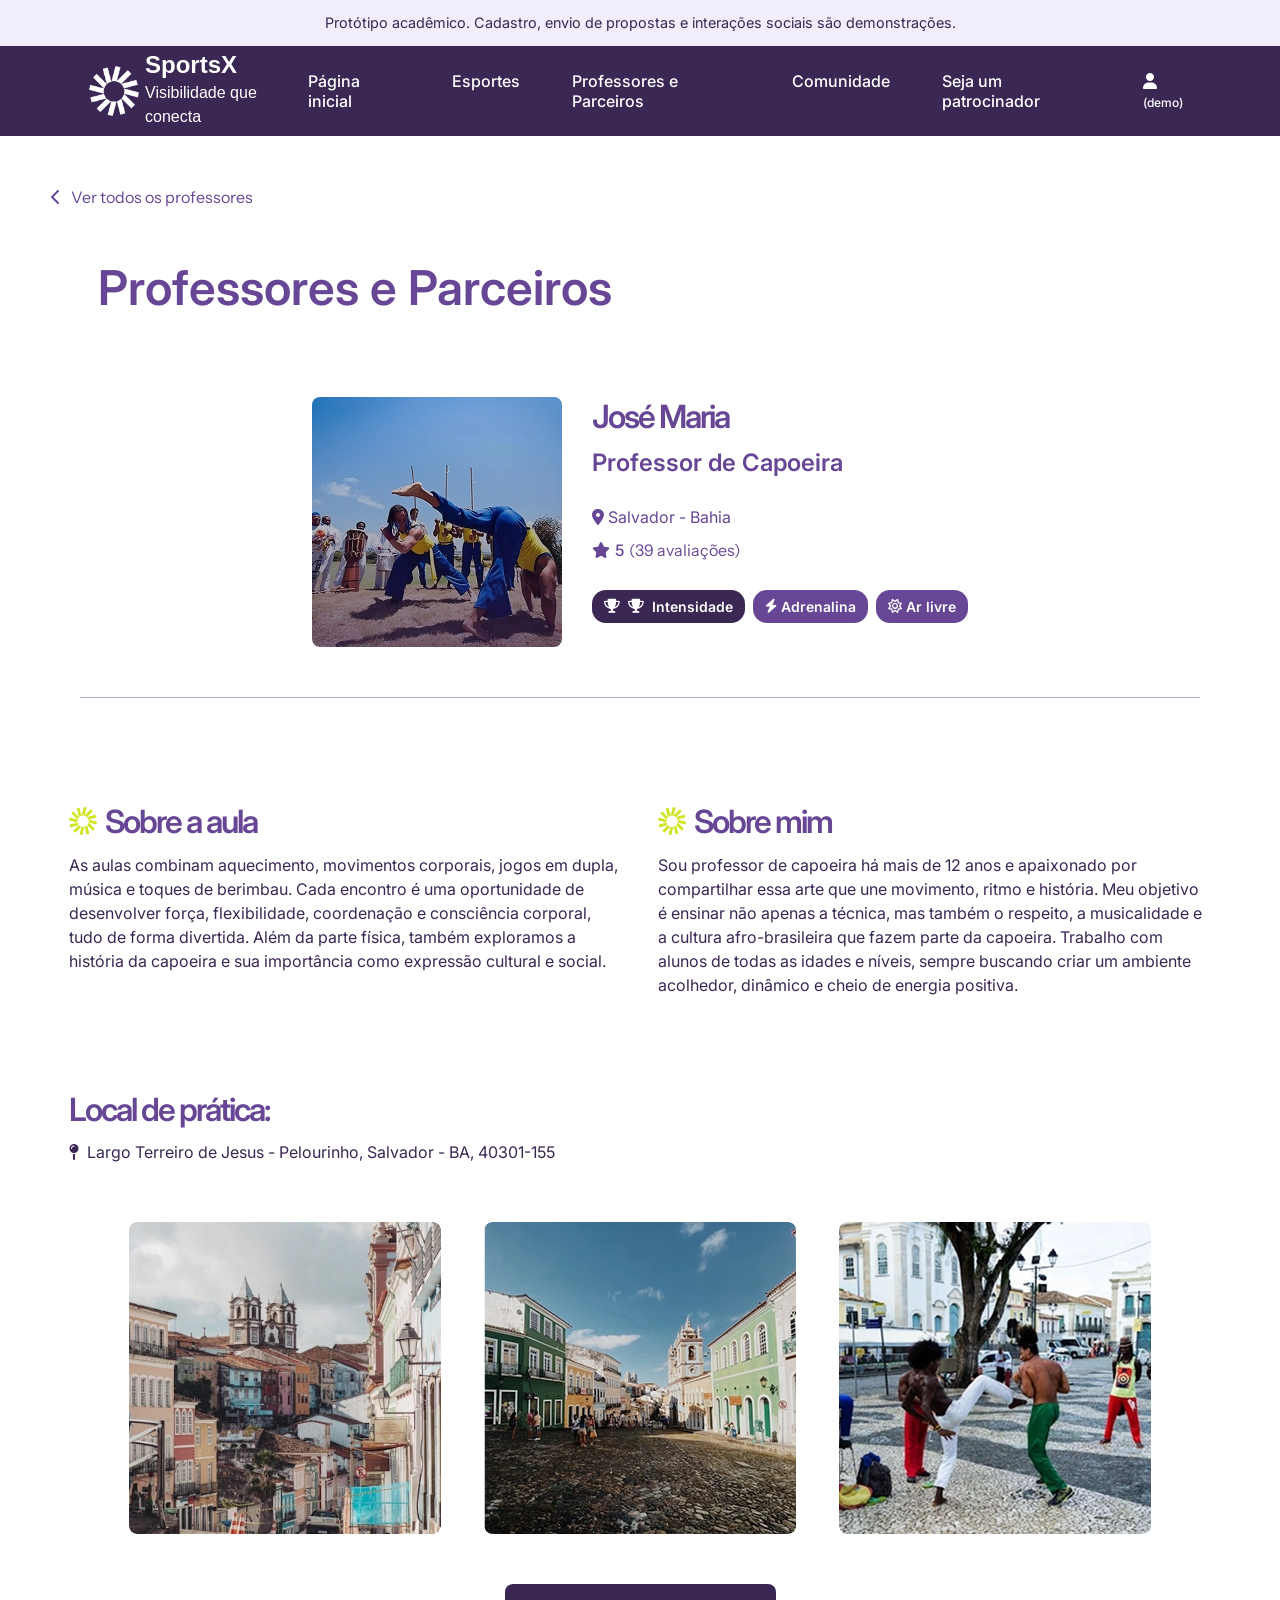
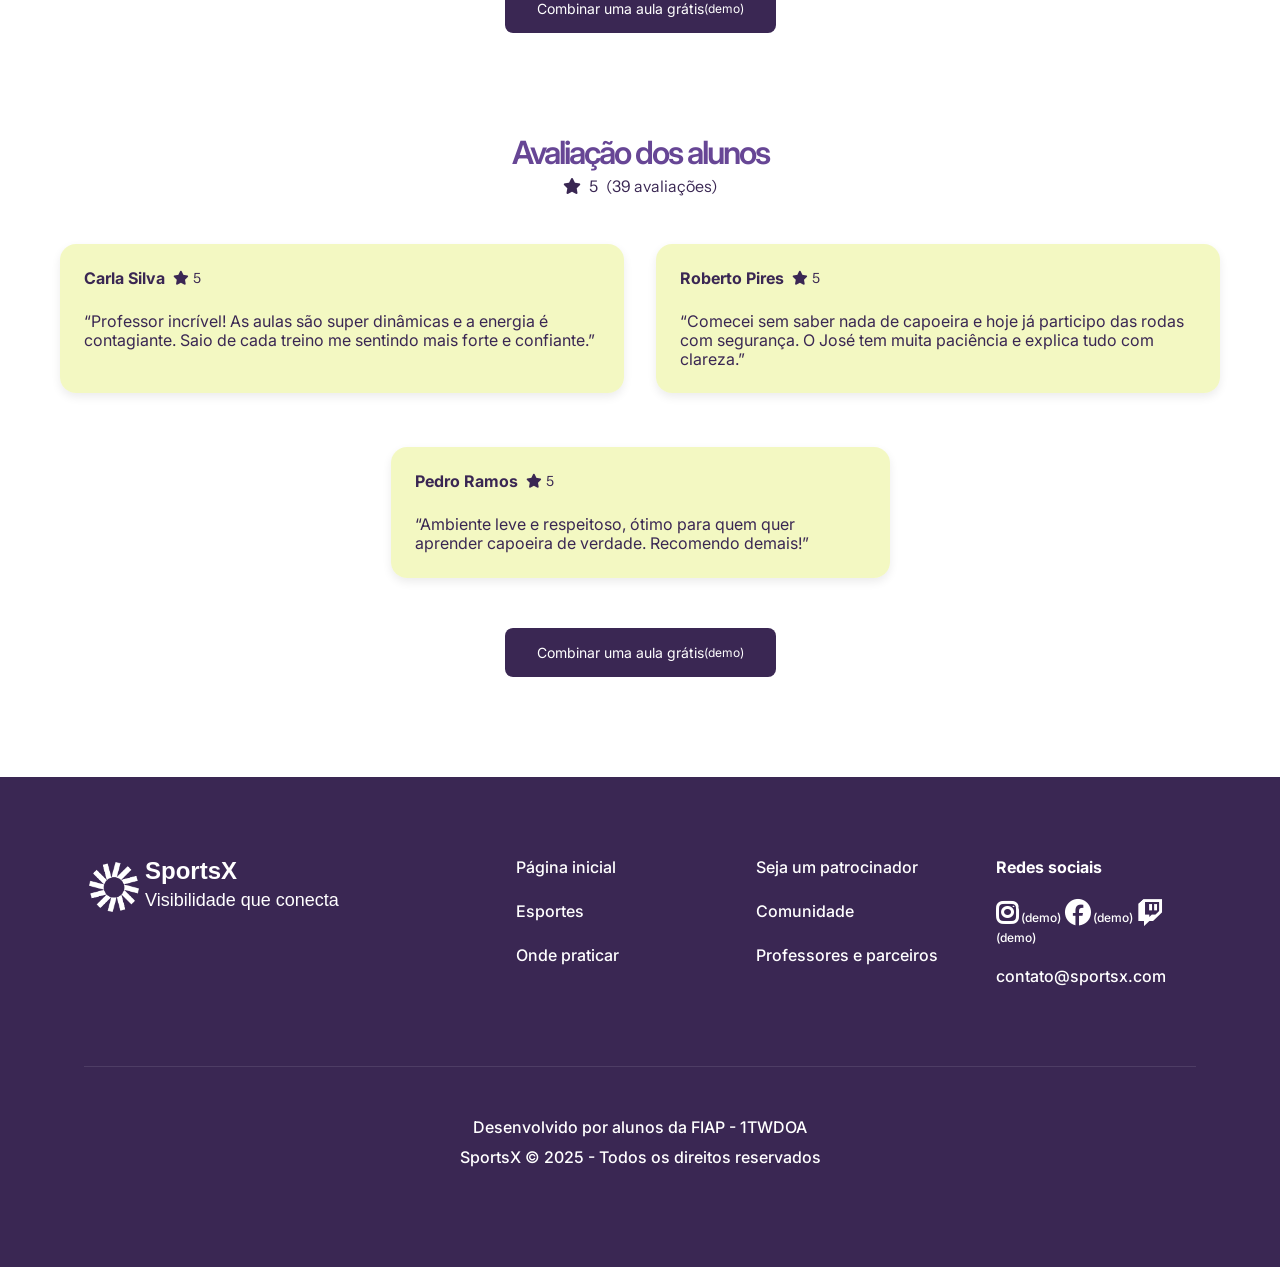
<file: perfil-professor.html>
<!DOCTYPE html>
<html lang="pt-BR">

<head>
    <meta charset="UTF-8" />
    <meta name="viewport" content="width=device-width, initial-scale=1.0" />
    <title>Sports X</title>

    <!-- favicon -->
    <link rel="icon" href="images/favicon.io.webp" type="image/webp" />

    <!-- Chamada google fonts -->

    <!-- fonte Instrument -->
    <link rel="preconnect" href="https://fonts.googleapis.com" />
    <link rel="preconnect" href="https://fonts.gstatic.com" crossorigin />
    <link
        href="https://fonts.googleapis.com/css2?family=Instrument+Sans:ital,wght@0,400..700;1,400..700&family=Inter:ital,opsz,wght@0,14..32,100..900;1,14..32,100..900&display=swap"
        rel="stylesheet" />

    <!-- fonte Outfit -->
    <link rel="preconnect" href="https://fonts.googleapis.com" />
    <link rel="preconnect" href="https://fonts.gstatic.com" crossorigin />
    <link
        href="https://fonts.googleapis.com/css2?family=Instrument+Sans:ital,wght@0,400..700;1,400..700&family=Inter:ital,opsz,wght@0,14..32,100..900;1,14..32,100..900&display=swap"
        rel="stylesheet" />

    <!-- fonte Inter -->
    <link rel="preconnect" href="https://fonts.googleapis.com" />
    <link rel="preconnect" href="https://fonts.gstatic.com" crossorigin />
    <link
        href="https://fonts.googleapis.com/css2?family=Inter:ital,opsz,wght@0,14..32,100..900;1,14..32,100..900&display=swap"
        rel="stylesheet" />

    <!-- Chamada FontAwesome -->
    <link rel="stylesheet" href="https://cdnjs.cloudflare.com/ajax/libs/font-awesome/6.4.0/css/all.min.css" />

    <!-- Chamada CSS  -->
    <link rel="stylesheet" href="css/style.css?v=20261119" />
    <link rel="stylesheet" href="css/var.css" />
</head>

<body>
    <p class="demo-notice">Protótipo acadêmico. Cadastro, envio de propostas e interações sociais são demonstrações.</p>
    <header class="site-header">
        <div class="header-container container">
            <a href="index.html" class="logo">
                <img src="images/logo.webp" alt="logo SportsX" class="logo-icon">
                <div class="logo-text">
                    <span class="logo-title">SportsX</span>
                    <span class="logo-subtitle">Visibilidade que conecta</span>
                </div>
            </a>

            <nav class="main-nav" aria-label="Navegação principal">
                <button class="hamburguer" type="button" aria-label="Abrir menu de navegação" aria-expanded="false" aria-controls="menu-principal">
                    <i class="fa-solid fa-bars" aria-hidden="true"></i>
                </button>
                <ul id="menu-principal">
                    <li><a href="index.html#section-hero">Página inicial</a></li>
                    <li><a href="esporte-descricao-sobre.html#sport-details">Esportes</a></li>
                    <li><a href="professores-e-parceiros.html#professors">Professores e Parceiros</a></li>
                    <li><a href="comunidade.html#communities-hero">Comunidade</a></li>
                    <li><a href="seja-um-patrocinador.html#sponsor">Seja um patrocinador</a></li>
                    <li><a role="link" class="user-icon" aria-label="Perfil do usuário" aria-disabled="true" title="Demonstração: ação indisponível" data-demo="true"><i class="fa-solid fa-user" aria-hidden="true"></i></a>
                    </li>
                </ul>
            </nav>

        </div>
    </header>

<!--=================================================================== Começo da página ====================================================================-->
    <main>
    <section id="profile" class="profile-section">
        <div class="page-container">
            <a href="professores-e-parceiros.html" class="back-link">
                <i class="fa-solid fa-chevron-left"></i>
                Ver todos os professores
            </a>
            <h1 class="profile-title">Professores e Parceiros</h1>

<!--===================================================================== José Maria - Capoeira =============================================================-->

            <div class="professor-card">
                <div class="professor-image-wrapper">
                    <img src="images/card-img-professor-capoeira.webp" alt="Duas pessoas jogando capoeira"
                        class="professor-image">
                </div>

                <div class="professor-details">
                    <div class="professor-info">
                        <h2 class="professor-name">José Maria</h2>
                        <p class="professor-specialty">Professor de Capoeira</p>
                    </div>

                    <div class="professor-meta">
                        <div class="meta-item">
                            <i class="fa-solid fa-location-dot"></i>
                            <span>Salvador - Bahia</span>
                        </div>

                        <div class="meta-item rating">
                            <i class="fa-solid fa-star"></i>
                            <strong>5</strong>
                            <span>(39 avaliações)</span>
                        </div>
                    </div>

                    <div class="professor-tags">
                        <div class="tag-professor tag-dark">
                            <div class="tag-icons">
                                <i class="fa-solid fa-trophy"></i>
                                <i class="fa-solid fa-trophy"></i>
                            </div>
                            <span>Intensidade</span>
                        </div>
                        <div class="tag-professor tag-purple">
                            <i class="fa-solid fa-bolt"></i>
                            <span>Adrenalina</span>
                        </div>
                        <div class="tag-professor tag-purple">
                            <i class="fa-regular fa-sun"></i>
                            <span>Ar livre</span>
                        </div>
                    </div>
                </div>
            </div>

            <hr class="section-divider">

<!--======================================================================== Sobres =========================================================================-->

            <div class="about-grid">
                <div class="about-column">
                    <h3 class="about-title"><img src="images/decor.webp" alt="decorador"> Sobre a aula</h3>
                    <p>As aulas combinam aquecimento, movimentos corporais, jogos em dupla, música e toques de berimbau.
                        Cada encontro é uma oportunidade de desenvolver força, flexibilidade, coordenação e consciência
                        corporal, tudo de forma divertida. Além da parte física, também exploramos a história da
                        capoeira e sua importância como expressão cultural e social.</p>
                </div>

                <div class="about-column">
                    <h3 class="about-title"><img src="images/decor.webp" alt="decorador"> Sobre mim</h3>
                    <p>Sou professor de capoeira há mais de 12 anos e apaixonado por compartilhar essa arte que une
                        movimento, ritmo e história. Meu objetivo é ensinar não apenas a técnica, mas também o respeito,
                        a musicalidade e a cultura afro-brasileira que fazem parte da capoeira. Trabalho com alunos de
                        todas as idades e níveis, sempre buscando criar um ambiente acolhedor, dinâmico e cheio de
                        energia positiva.</p>
                </div>
            </div>

<!--=================================================================== Locais de Prática ================================================================== -->
            <div class="location-section">
                <h3 class="location-title">Local de prática:</h3>
                <p class="location-adress">
                    <i class="fa-solid fa-map-pin"></i>
                    Largo Terreiro de Jesus - Pelourinho, Salvador - BA, 40301-155
                </p>

                <div class="gallery-grid">
                    <img src="images/card-locais-de-pratica-1.webp" alt="Pelourinho, centro histórico de Salvador - Bahia"
                        class="gallery-image">
                    <img src="images/card-locais-de-pratica-2.webp"
                        alt="Casarões coloridos e rua de paralelepípedos, Pelourinho" class="gallery-image">
                    <img src="images/card-locais-de-pratica-3.webp" alt="Roda de capoeira, dois jovens jogando capoeira"
                        class="gallery-image">
                </div>
                <div class="cta-wrapper">
                    <a role="link" class="cta-button" aria-disabled="true" title="Demonstração: ação indisponível" data-demo="true">Combinar uma aula grátis</a>
                </div>
            </div>
        </div>
    </section>

<!--======================================================================== Avaliações =====================================================================-->
    <section id="rating" class="rating-section">
        <div class="rating-container">
            <div class="rating-header">
                <h2 class="rating-title">Avaliação dos alunos</h2>
                <div class="testimonials-rating">
                    <i class="fa-solid fa-star"></i>
                    <span>5</span>
                    <p>(39 avaliações)</p>
                </div>
            </div>
            <div class="rating-grid">
                <div class="rating-card">
                    <div class="card-header">
                        <span class="author">Carla Silva</span>
                        <div class="author-rating">
                            <i class="fa-solid fa-star"></i><span>5</span>
                        </div>
                    </div>
                    <p class="quote">“Professor incrível! As aulas são super dinâmicas e a energia é contagiante. Saio
                        de cada treino me sentindo mais forte e confiante.”</p>
                </div>

                <div class="rating-card">
                    <div class="card-header">
                        <span class="author">Roberto Pires</span>
                        <div class="author-rating">
                            <i class="fa-solid fa-star"></i><span>5</span>
                        </div>
                    </div>
                    <p class="quote">“Comecei sem saber nada de capoeira e hoje já participo das rodas com segurança. O
                        José tem muita paciência e explica tudo com clareza.”</p>
                </div>

                <div class="rating-card centered-card">
                    <div class="card-header">
                        <span class="author">Pedro Ramos</span>
                        <div class="author-rating">
                            <i class="fa-solid fa-star"></i><span>5</span>
                        </div>
                    </div>
                    <p class="quote">“Ambiente leve e respeitoso, ótimo para quem quer aprender capoeira de verdade.
                        Recomendo demais!”</p>
                </div>
            </div>
            <div class="cta-wrapper">
                <a role="link" class="cta-button" aria-disabled="true" title="Demonstração: ação indisponível" data-demo="true">Combinar uma aula grátis</a>
            </div>
        </div>
    </section>

<!--========================================================================== Rodapé =======================================================================-->
    </main>

    <footer id="section-footer" class="site-footer">
        <div class="container footer-main">
            <div class="footer-column footer-logo-column">
                <a href="index.html" class="logo">
                    <img src="images/logo.webp" alt="SportsX Logo Icon" class="logo-icon">
                    <div class="logo-text">
                        <span class="logo-title">SportsX</span>
                        <span class="logo-subtitle">Visibilidade que conecta</span>
                    </div>
                </a>
            </div>
            <div class="footer-column">
                <nav class="footer-nav">
                    <ul>
                        <li><a href="index.html#section-hero">Página inicial</a></li>
                        <li><a href="esporte-descricao-sobre.html#sport-details">Esportes</a></li>
                        <li><a href="onde-praticar-mapa.html#map-search">Onde praticar</a></li>
                    </ul>
                </nav>
            </div>
            <div class="footer-column">
                <nav class="footer-nav">
                    <ul>
                        <li><a href="seja-um-patrocinador.html#sponsor">Seja um patrocinador</a>
                        </li>
                        <li><a href="comunidade.html#communities-hero">Comunidade</a></li>
                        <li><a href="professores-e-parceiros.html#professors">Professores e
                                parceiros</a></li>
                    </ul>
                </nav>
            </div>
            <div class="footer-column">
                <h6 class="footer-heading">Redes sociais</h6>
                <div class="social">
                    <a role="link" aria-label="Instagram" aria-disabled="true" title="Demonstração: ação indisponível" data-demo="true"><i class="fa-brands fa-instagram" aria-hidden="true"></i></a>
                    <a role="link" aria-label="Facebook" aria-disabled="true" title="Demonstração: ação indisponível" data-demo="true"><i class="fa-brands fa-facebook" aria-hidden="true"></i></a>
                    <a role="link" aria-label="Twitch" aria-disabled="true" title="Demonstração: ação indisponível" data-demo="true"><i class="fa-brands fa-twitch" aria-hidden="true"></i></a>
                </div><br>
                <a href="mailto:contato@sportsx.com" class="footer-link">contato@sportsx.com</a>
            </div>

            <div class="container footer-bottom">
                <p>Desenvolvido por alunos da FIAP - 1TWDOA</p>
                <p>SportsX © 2025 - Todos os direitos reservados</p>
            </div>
        </div>
    </footer>

<!-- =================================================================== JavaScript =========================================================================-->
    <script src="js/script.js?v=20261119"></script>
</body>

</html>
</file>
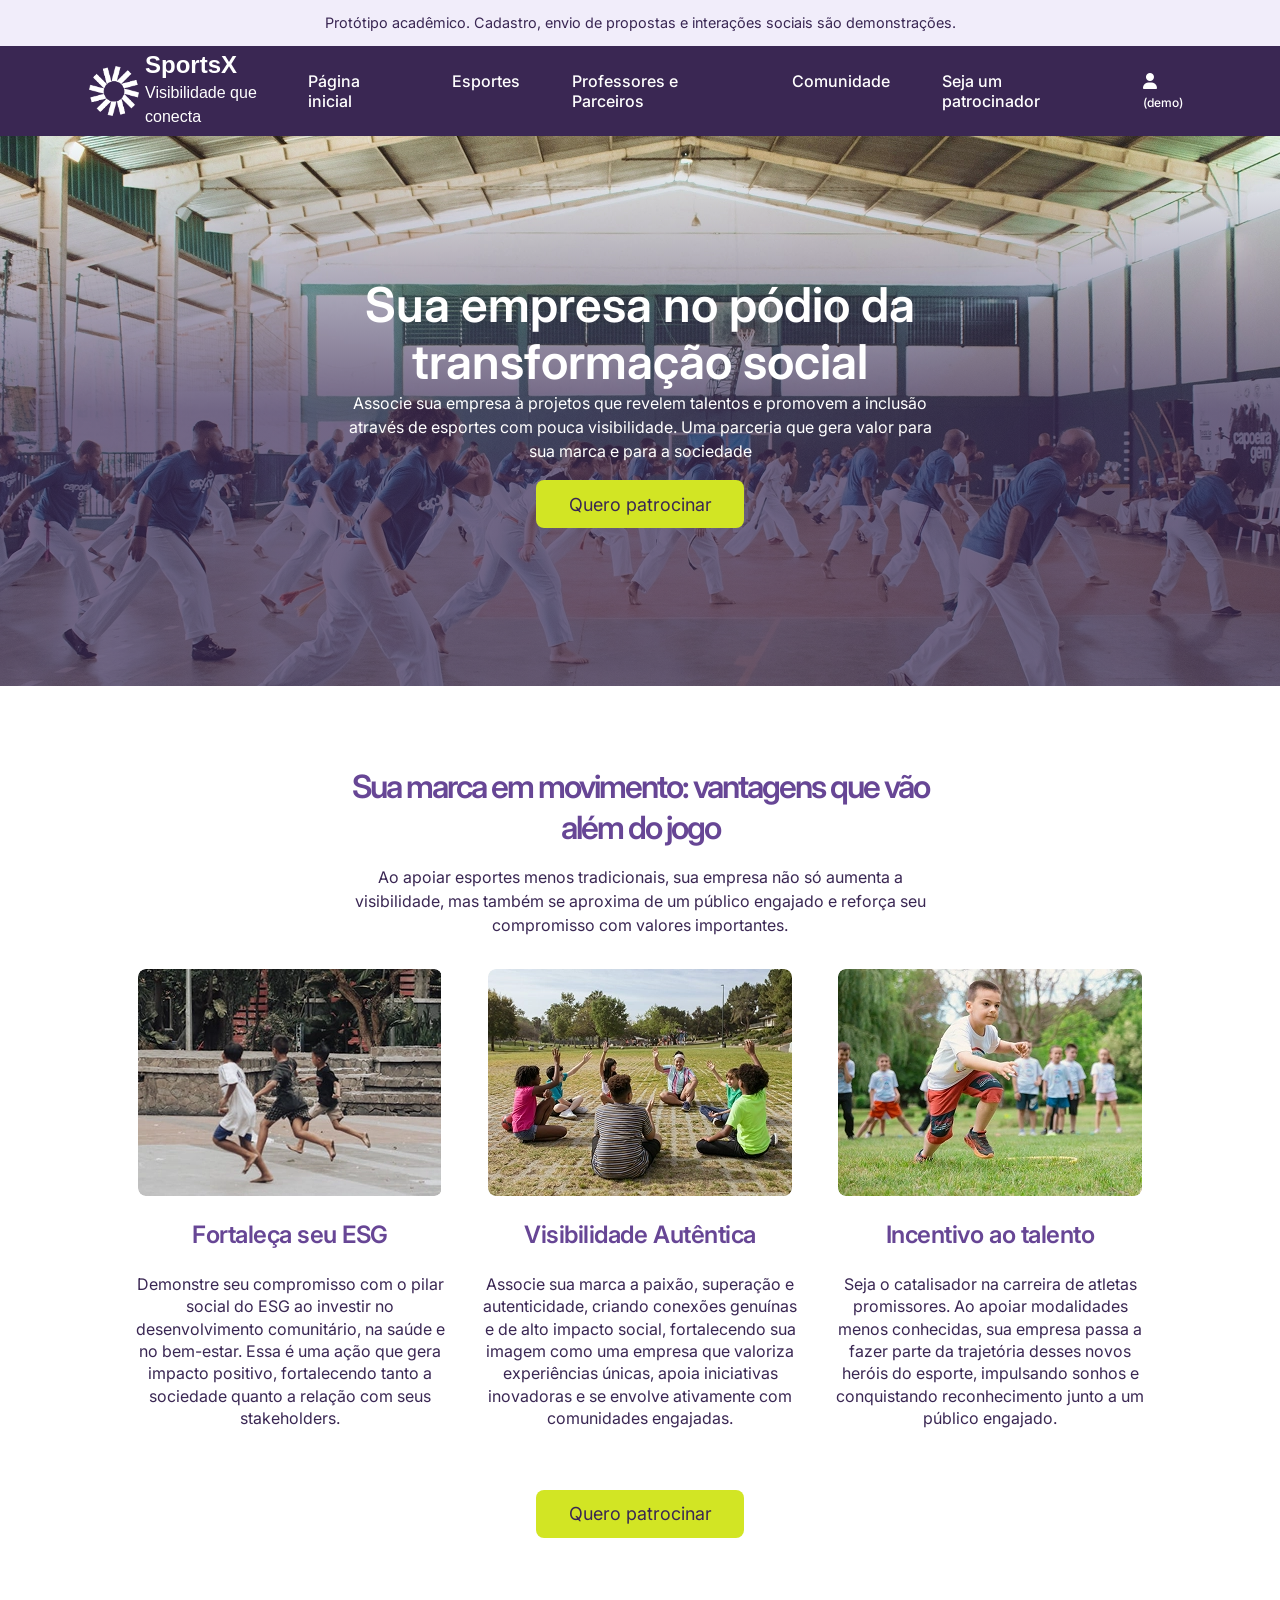
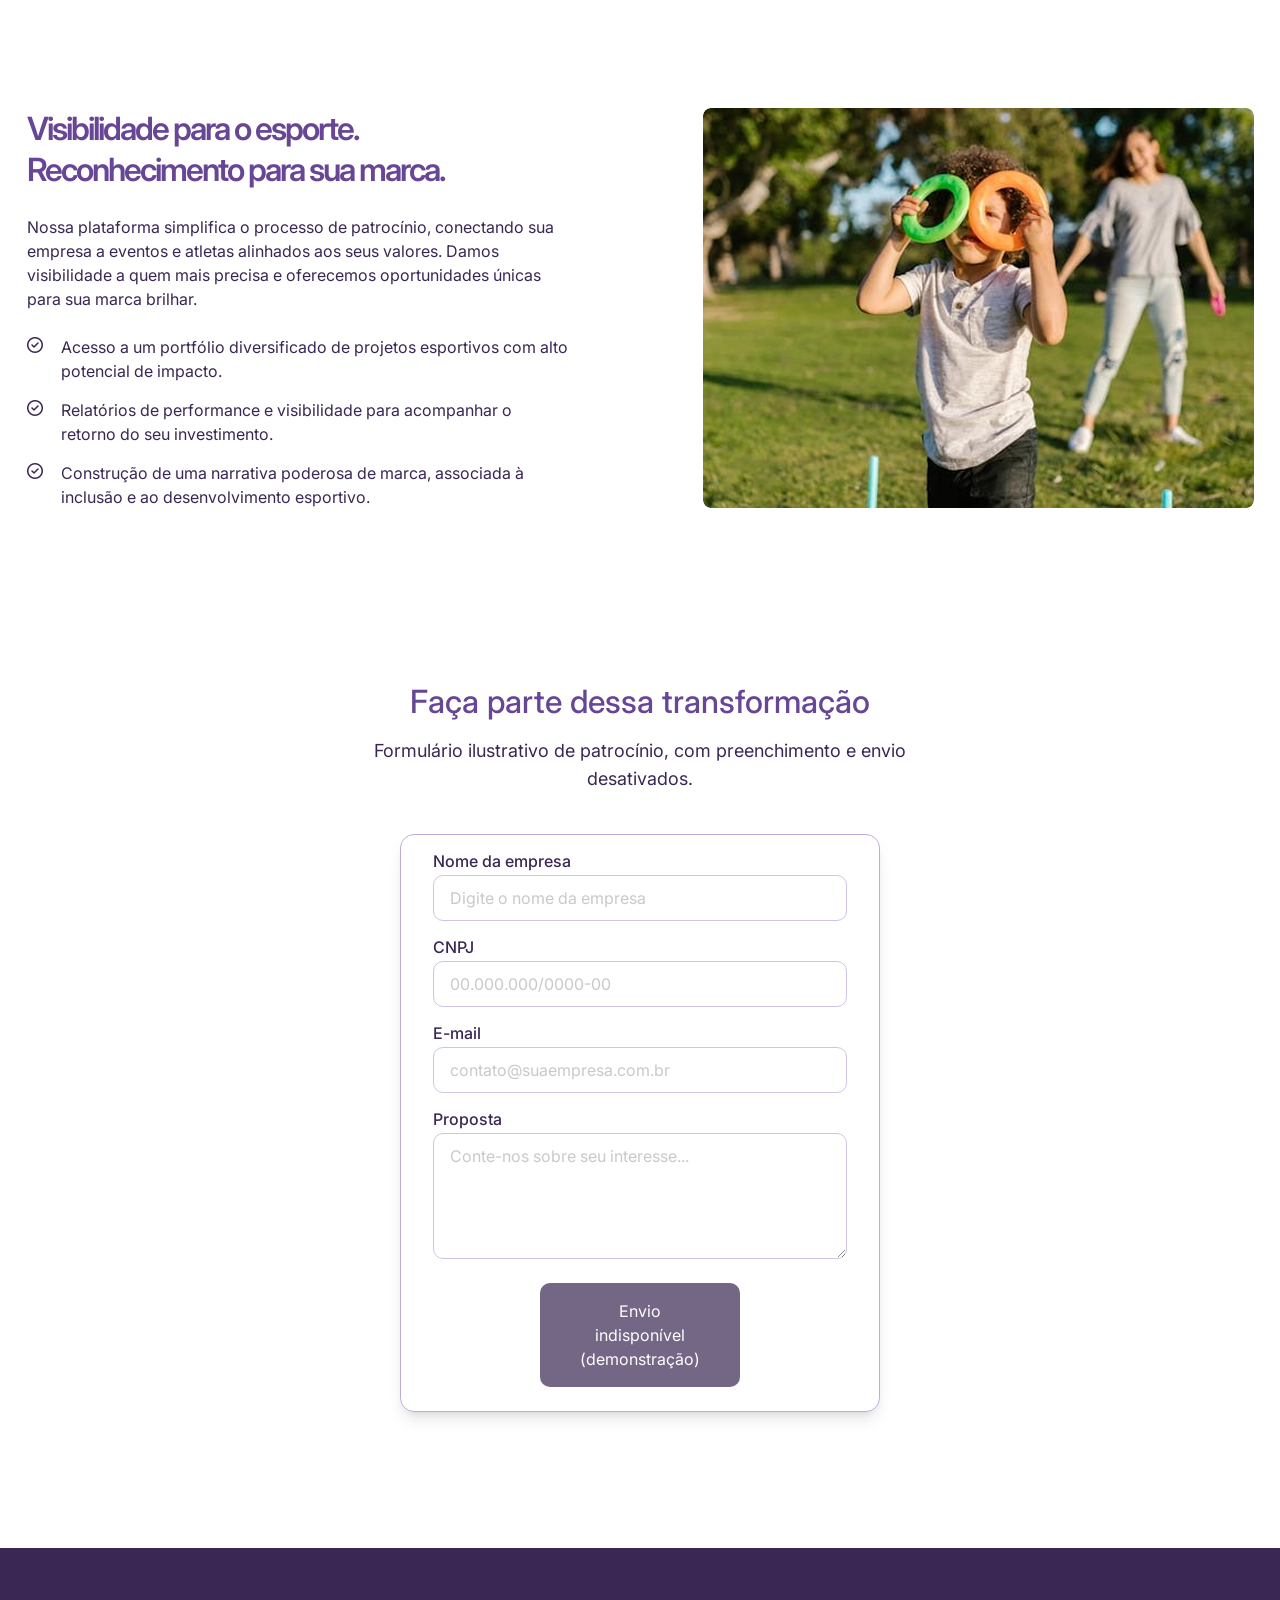
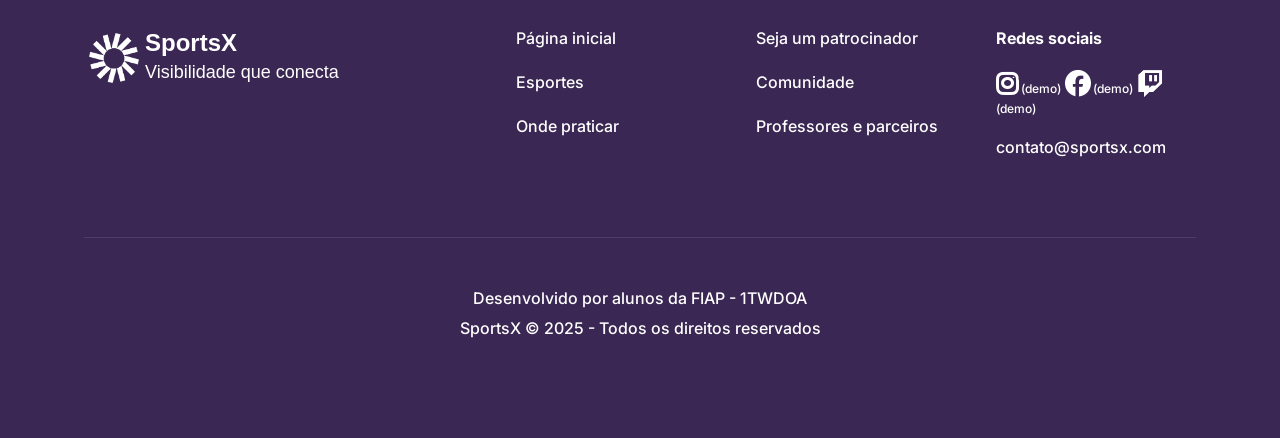
<file: seja-um-patrocinador.html>
<!DOCTYPE html>
<html lang="pt-BR">

<head>
    <meta charset="UTF-8" />
    <meta name="viewport" content="width=device-width, initial-scale=1.0" />
    <title>Sports X</title>

    <!-- favicon -->
    <link rel="icon" href="images/favicon.io.webp" type="image/webp" />

    <!-- Chamada google fonts -->

    <!-- fonte Instrument -->
    <link rel="preconnect" href="https://fonts.googleapis.com" />
    <link rel="preconnect" href="https://fonts.gstatic.com" crossorigin />
    <link
        href="https://fonts.googleapis.com/css2?family=Instrument+Sans:ital,wght@0,400..700;1,400..700&family=Inter:ital,opsz,wght@0,14..32,100..900;1,14..32,100..900&display=swap"
        rel="stylesheet" />

    <!-- fonte Outfit -->
    <link rel="preconnect" href="https://fonts.googleapis.com" />
    <link rel="preconnect" href="https://fonts.gstatic.com" crossorigin />
    <link
        href="https://fonts.googleapis.com/css2?family=Instrument+Sans:ital,wght@0,400..700;1,400..700&family=Inter:ital,opsz,wght@0,14..32,100..900;1,14..32,100..900&display=swap"
        rel="stylesheet" />

    <!-- fonte Inter -->
    <link rel="preconnect" href="https://fonts.googleapis.com" />
    <link rel="preconnect" href="https://fonts.gstatic.com" crossorigin />
    <link
        href="https://fonts.googleapis.com/css2?family=Inter:ital,opsz,wght@0,14..32,100..900;1,14..32,100..900&display=swap"
        rel="stylesheet" />

    <!-- Chamada FontAwesome -->
    <link rel="stylesheet" href="https://cdnjs.cloudflare.com/ajax/libs/font-awesome/6.4.0/css/all.min.css" />

    <!-- Chamada CSS  -->
    <link rel="stylesheet" href="css/style.css?v=20261119" />
    <link rel="stylesheet" href="css/var.css" />
</head>

<body>
    <p class="demo-notice">Protótipo acadêmico. Cadastro, envio de propostas e interações sociais são demonstrações.</p>
    <header class="site-header">
        <div class="header-container container">
            <a href="index.html" class="logo">
                <img src="images/logo.webp" alt="logo SportsX" class="logo-icon">
                <div class="logo-text">
                    <span class="logo-title">SportsX</span>
                    <span class="logo-subtitle">Visibilidade que conecta</span>
                </div>
            </a>

            <nav class="main-nav" aria-label="Navegação principal">
                <button class="hamburguer" type="button" aria-label="Abrir menu de navegação" aria-expanded="false" aria-controls="menu-principal">
                    <i class="fa-solid fa-bars" aria-hidden="true"></i>
                </button>
                <ul id="menu-principal">
                    <li><a href="index.html#section-hero">Página inicial</a></li>
                    <li><a href="esporte-descricao-sobre.html#sport-details">Esportes</a></li>
                    <li><a href="professores-e-parceiros.html#professors">Professores e Parceiros</a></li>
                    <li><a href="comunidade.html#communities-hero">Comunidade</a></li>
                    <li><a href="#sponsor">Seja um patrocinador</a></li>
                    <li><a role="link" class="user-icon" aria-label="Perfil do usuário" aria-disabled="true" title="Demonstração: ação indisponível" data-demo="true"><i class="fa-solid fa-user" aria-hidden="true"></i></a>
                    </li>
                </ul>
            </nav>

        </div>
    </header>

<!-- ================================================================= Começo da Página ===================================================================-->
    <main>
    <section id="sponsor" class="sponsor-hero">
        <div class="sponsor-herro-container">
            <h1 class="sponsor-title">Sua empresa no pódio da <br>
                transformação social</h1>
            <p class="sponsor-subtitle">Associe sua empresa à projetos que revelem talentos e promovem a inclusão <br>
                através de esportes com pouca visibilidade. Uma parceria que gera valor para <br>
                sua marca e para a sociedade</p>
        </div>
        <a href="#section-contact" class="btn-sponsor btn-hero-cta">Quero patrocinar</a>
    </section>

<!--===================================================================== Vantangens ======================================================================-->
    <section id="section-advantages" class="advantages">
        <div class="container">
            <div class="advantages-header">
                <h2 class="advantages-title">Sua marca em movimento: vantagens que vão além do jogo</h2>
                <p class="advantages-subtitle">Ao apoiar esportes menos tradicionais, sua empresa não só aumenta a
                    visibilidade, mas também se aproxima de um público engajado e reforça seu compromisso com valores
                    importantes.</p>
            </div>

            <div class="advantages-grid">

                <!--------------------------------------- Card 1 -------------------------------------->
                <article class="advantage-card">
                    <img src="images/card-vantagens-1.webp" alt="Criança correndo em uma comunidade"
                        class="advantage-card-image">
                    <h3 class="advantage-card-title">Fortaleça seu ESG</h3>
                    <p class="advantage-card-text">Demonstre seu compromisso com o pilar social do ESG ao investir no
                        desenvolvimento comunitário, na saúde e no bem-estar. Essa é uma ação que gera impacto positivo,
                        fortalecendo tanto a sociedade quanto a relação com seus stakeholders.</p>
                </article>

                <!--------------------------------------- Card 2 -------------------------------------->
                <article class="advantage-card">
                    <img src="images/card-vantagens-2.webp" alt="Grupo de pessoas sentados na grama"
                        class="advantage-card-image">
                    <h3 class="advantage-card-title">Visibilidade Autêntica</h3>
                    <p class="advantage-card-text">Associe sua marca a paixão, superação e autenticidade, criando
                        conexões genuínas e de alto impacto social, fortalecendo sua imagem como uma empresa que
                        valoriza experiências únicas, apoia iniciativas inovadoras e se envolve ativamente com
                        comunidades engajadas.</p>
                </article>

                <!--------------------------------------- Card 3 -------------------------------------->
                <article class="advantage-card">
                    <img src="images/card-vantagens-3.webp" alt="Garoto correndo em um campo"
                        class="advantage-card-image">
                    <h3 class="advantage-card-title">Incentivo ao talento</h3>
                    <p class="advantage-card-text">Seja o catalisador na carreira de atletas promissores. Ao apoiar
                        modalidades menos conhecidas, sua empresa passa a fazer parte da trajetória desses novos heróis
                        do esporte, impulsando sonhos e conquistando reconhecimento junto a um público engajado.</p>
                </article>
            </div>

            <div class="advantages-cta">
                <a href="#section-contact" class=" btn-sponsor btn-hero-cta">Quero patrocinar</a>
            </div>
        </div>
    </section>

<!--================================================================ Reconhecimento =======================================================================-->

    <section id="section-recognition" class="recognition">
        <div class="recognition-container">
            <div class="recognition-text-content">
                <h2 class="recognition-title">Visibilidade para o esporte. Reconhecimento para sua marca.</h2>
                <p class="recognition-description">Nossa plataforma simplifica o processo de patrocínio, conectando sua
                    empresa a eventos e atletas alinhados aos seus valores. Damos visibilidade a quem mais precisa e
                    oferecemos oportunidades únicas para sua marca brilhar.</p>
                <ul class="recognition-list">
                    <li class="recognition-list-item">
                        <i class="fa-regular fa-circle-check"></i>
                        <span>Acesso a um portfólio diversificado de projetos esportivos com alto potencial de
                            impacto.</span>
                    </li>
                    <li class="recognition-list-item">
                        <i class="fa-regular fa-circle-check"></i>
                        <span>Relatórios de performance e visibilidade para acompanhar o retorno do seu
                            investimento.</span>
                    </li>
                    <li class="recognition-list-item">
                        <i class="fa-regular fa-circle-check"></i>
                        <span>Construção de uma narrativa poderosa de marca, associada à inclusão e ao desenvolvimento
                            esportivo.</span>
                    </li>
                </ul>
            </div>

            <div class="recognition-image-wrapper">
                <img src="images/crianca-com-argolas.webp" alt="Criança brincando com argolas em um parque">
            </div>
        </div>
    </section>

<!--================================================================== Contato ============================================================================-->

    <section id="section-contact" class="contact">
        <div class="contact-container">
            <div class="contact-header">
                <h2 class="contact-title">Faça parte dessa transformação</h2>
                <p class="contact-subtitle">Formulário ilustrativo de patrocínio, com preenchimento e envio desativados.</p>
            </div>

            <!------------------------------------------- Formulário --------------------------------------------->
            <div class="contact-form-wrapper">
                <form action="" class="contact-form" aria-label="Formulário demonstrativo, envio indisponível">
                    <div class="form-group">
                        <label for="company-name">Nome da empresa</label>
                        <input disabled type="text" id="company-name" placeholder="Digite o nome da empresa">
                    </div>
                    <div class="form-group">
                        <label for="cnpj">CNPJ</label>
                        <input disabled type="text" id="cnpj" placeholder="00.000.000/0000-00">
                    </div>
                    <div class="form-group">
                        <label for="email">E-mail</label>
                        <input disabled type="email" id="email" placeholder="contato@suaempresa.com.br">
                    </div>
                    <div class="form-group">
                        <label for="proposal">Proposta</label>
                        <textarea disabled rows="5" id="proposal"
                            placeholder="Conte-nos sobre seu interesse..."></textarea>
                    </div>
                    <button type="button" class="contact-form-btn" disabled>Envio indisponível (demonstração)</button>
                </form>
            </div>
        </div>
    </section>

<!--================================================================== Rodapé =============================================================================-->
    </main>

    <footer id="section-footer" class="site-footer">
        <div class="container footer-main">
            <div class="footer-column footer-logo-column">
                <a href="index.html" class="logo">
                    <img src="images/logo.webp" alt="SportsX Logo Icon" class="logo-icon">
                    <div class="logo-text">
                        <span class="logo-title">SportsX</span>
                        <span class="logo-subtitle">Visibilidade que conecta</span>
                    </div>
                </a>
            </div>
            <div class="footer-column">
                <nav class="footer-nav">
                    <ul>
                        <li><a href="index.html#section-hero">Página inicial</a></li>
                        <li><a href="esporte-descricao-sobre.html#sport-details">Esportes</a></li>
                        <li><a href="onde-praticar-mapa.html#map-search">Onde praticar</a></li>
                    </ul>
                </nav>
            </div>
            <div class="footer-column">
                <nav class="footer-nav">
                    <ul>
                        <li><a href="#sponsor">Seja um patrocinador</a></li>
                        <li><a href="comunidade.html#communities-hero">Comunidade</a></li>
                        <li><a href="professores-e-parceiros.html#professors">Professores e parceiros</a></li>
                    </ul>
                </nav>
            </div>
            <div class="footer-column">
                <h6 class="footer-heading">Redes sociais</h6>
                <div class="social">
                    <a role="link" aria-label="Instagram" aria-disabled="true" title="Demonstração: ação indisponível" data-demo="true"><i class="fa-brands fa-instagram" aria-hidden="true"></i></a>
                    <a role="link" aria-label="Facebook" aria-disabled="true" title="Demonstração: ação indisponível" data-demo="true"><i class="fa-brands fa-facebook" aria-hidden="true"></i></a>
                    <a role="link" aria-label="Twitch" aria-disabled="true" title="Demonstração: ação indisponível" data-demo="true"><i class="fa-brands fa-twitch" aria-hidden="true"></i></a>
                </div><br>
                <a href="mailto:contato@sportsx.com" class="footer-link">contato@sportsx.com</a>
            </div>

            <div class="container footer-bottom">
                <p>Desenvolvido por alunos da FIAP - 1TWDOA</p>
                <p>SportsX © 2025 - Todos os direitos reservados</p>
            </div>
        </div>
    </footer>

<!-- =================================================================== JavaScript =======================================================================-->
    <script src="js/script.js?v=20261119"></script>
</body>

</html>
</file>
<file: css/style.css>
* {
  box-sizing: border-box;
  margin: 0;
  padding: 0;
}

body {
  font-family: var(--font-primary);
  background-color: var(--text-light);
  color: var(--text-dark);
  -webkit-font-smoothing: antialasing;
  -moz-osx-font-smoothing: grayscale;
}

.container {
  width: 100%;
  max-width: 1440px;
  margin-left: auto;
  margin-right: auto;
  padding: 0 84px 0 84px;
}

.btn {
  display: flex;
  width: 293px;
  height: 48px;
  justify-content: center;
  align-items: center;
  padding: 16px, 32px;
  gap: 10px;
  border-radius: 8px;
  margin: 0 84px 0 84px;
  background-color: var(--primary-color);
  color: var(--text-light);
  text-decoration: none;
  font-weight: 400;
  font-size: 16px;
  border: none;
  cursor: pointer;
  transition: opacity 0.3s ease;
  text-align: center;
  transition: background-color 0.4s ease;
}

.btn:hover {
  background-color: var(--secondary-color);
  color: var(--text-dark);
}

.section-header {
  text-align: center;
  max-width: 840px;
  margin: 0 auto 60px;
  display: flex;
  flex-direction: column;
  align-items: center;
  gap: 8px;
}

.section-decorator {
  width: 48px;
  height: 48px;
  gap: 10px;
}

.section-title-principal {
  font-size: 28px;
  font-weight: 600;
  line-height: 1.4;
  letter-spacing: -2px;
  color: var(--text-dark);
  margin: 0;
}

.section-subtitle-principal {
  font-size: 16px;
  font-weight: 400;
  line-height: 1.7;
  color: var(--text-dark);
  margin: 0;
  max-width: 640px;
}

@media (max-width: 1200px) {
  .container {
    padding: 0 40px 0 40px;
  }
}

@media (max-width: 768px) {
  .container {
    padding: 0 20px 0 20px;
  }

  .section-title-principal {
    font-size: 24px;
  }

  .section-subtitle-principal {
    font-size: 14px;
  }
}

/*------------------------------------------------------------------ CSS para a section:header --------------------------------------------------------------*/
.site-header {
  background-color: var(--primary-color);
  padding: 7px 0;
  position: sticky;
  top: 0;
  z-index: 100;
}

.header-container {
  display: flex;
  justify-content: space-between;
  align-items: center;
}

.logo {
  display: flex;
  align-items: center;
  gap: 1px;
  text-decoration: none;
}

.logo-icon {
  width: 60px;
  height: 60px;
  gap: 10px;
  padding: 5px;
}

.logo-text {
  display: flex;
  flex-direction: column;
  gap: 4px;
  color: var(--text-light);
}

.logo-title {
  font-family: var(--font-logo);
  font-weight: 700;
  font-size: 24px;
  line-height: 1;
}

.logo-subtitle {
  font-family: var(--font-logo);
  font-weight: 300;
  font-size: 16px;
  line-height: 1.5;
}

.hamburguer {
  display: none;
  flex-direction: column;
  justify-content: space-around;
  width: 44px;
  height: 44px;
  font-size: 16px;
  background: var(--primary-color);
  border: none;
  color: var(--text-light);
  cursor: pointer;
  padding: 0;
  z-index: 1001;
}

.main-nav ul {
  display: flex;
  list-style: none;
  margin: 0;
  padding: 0;
  gap: 52px;
}

.main-nav a {
  color: var(--text-light);
  text-decoration: none;
  font-size: 16px;
  font-weight: 500;
  transition: opacity 0.3s ease;
}

.main-nav a:not([data-demo]):hover {
  color: var(--secondary-color);
}

.user-icon {
  width: 24px;
  height: 24px;
  gap: 20px;
}

@media (max-width: 1200px) {
  .hamburguer {
    display: block;
  }

  .main-nav ul {
    display: none;
    position: absolute;
    top: 70px;
    right: 20px;
    flex-direction: column;
    gap: 15px;
    background: var(--primary-color);
    padding: 15px;
    border-radius: 8px;
    max-width: calc(100vw - 40px);
    max-height: calc(100vh - 74px);
    max-height: calc(100dvh - 74px);
    overflow-y: auto;
  }

  .main-nav ul.active {
    display: flex;
  }

  .main-nav li {
    width: 100%;
    text-align: center;
  }

  .main-nav a {
    display: block;
    padding: 15px 20px;
    width: 100%;
    border-bottom: 1px solid rgba(255, 255, 255, 0.1);
  }

  .main-nav li:last-child > a {
    border-bottom: none;
  }

  /* Animação para menu hamburguer*/
  .hamburguer.active .hamburguer-line:nth-child(1) {
    transform: rotate(45deg) translate(5px, 5px);
  }

  .hamburguer.active .hamburguer-line:nth-child(2) {
    opacity: 0;
  }

  .hamburguer.active .hamburguer-line:nth-child(3) {
    transform: rotate(-45deg) translate(7px, -6px);
  }
}

/* ================================================================ Página Inicial ======================================================================= */
.hero-section {
  background-image: linear-gradient(rgba(0, 0, 0, 0.3), rgba(0, 0, 0, 0.3)),
    url(../images/background-mulher-escalando.webp);
  background-size: cover;
  background-position: center;
  min-height: 690px;
  display: flex;
  align-items: center;
  padding: 60px 0;
}

.hero-content {
  max-width: 690px;
  color: var(--text-light);
}

.hero-title {
  font-size: 48px;
  font-weight: 600;
  line-height: 1.2;
  margin: 0 94px 18px 94px;
}

.hero-subtitle {
  font-size: 20px;
  font-weight: 500;
  line-height: 1.4;
  max-width: 595px;
  margin: 0 101px 40px;
}

@media (max-width: 768px) {
  .hero-section {
    text-align: center;
    justify-content: center;
  }

  .hero-title {
    font-size: 36px;
  }

  .hero-subtitle {
    font-size: 18px;
    margin-left: auto;
    margin-right: auto;
  }
}

/*------------------------------------------------------------------ CSS para a section:sports --------------------------------------------------------------*/
.sports-section {
  padding: 120px 0;
  position: relative;
  overflow: hidden;
}

.sports-grid {
  display: grid;
  grid-template-columns: repeat(auto-fit, minmax(250px, 1fr));
  gap: 20px;
}

.sport-card {
  position: relative;
  overflow: hidden;
  border-radius: 12px;
  cursor: pointer;
  text-decoration: none;
  color: inherit;
  transition: transform 0.3s ease;
}

.sport-card-bg {
  width: 100%;
  height: auto;
  display: block;
  transition: transform 0.3s ease, filter 0.3s ease;
}

/* Zoom suave ao passar o mouse */
.sport-card:not([data-demo]):hover .sport-card-bg {
  transform: scale(1.05);
  filter: brightness(0.9);
  /* escurece um pouco a imagem */
}

/* Overlay com degradê */
.sport-card-overlay {
  position: absolute;
  bottom: 0;
  left: 0;
  width: 100%;
  height: 50%;
  background: linear-gradient(to top, rgba(58, 39, 83, 0), transparent);
  /* transparente inicial */
  display: flex;
  align-items: flex-end;
  justify-content: flex-end;
  padding: 15px;
  box-sizing: border-box;
  transition: background 0.3s ease;
  /* transição suave do degradê */
}

.sport-card:not([data-demo]):hover .sport-card-overlay {
  background: linear-gradient(to top, rgba(58, 39, 83, 0.6), transparent);
  /* degradê roxo */
}

/* Título dentro do overlay */
.sport-card-title {
  margin: 0;
  color: var(--text-light);
  font-size: 24px;
  display: flex;
  align-items: end;
  gap: 8px;
}

.bg-decorator-1,
.bg-decorator-2 {
  position: absolute;
  z-index: -1;
  pointer-events: none;
}

.bg-decorator-1 {
  width: 257px;
  height: 257px;
  top: 450px;
  left: 5px;
  transform: rotate(-30deg);
  flex-shrink: 0;
}

.bg-decorator-2 {
  width: 380px;
  height: 380px;
  top: 350px;
  right: -27px;
  transform: rotate(-15deg);
  flex-shrink: 0;
}

@media (max-width: 1024px) {
  .sports-grid {
    grid-template-columns: repeat(2, 1fr);
  }
}

@media (max-width: 600px) {
  .sports-grid {
    grid-template-columns: 1fr;
  }

  .sports-section {
    padding: 80px 0;
  }
}

/*-------------------------------------------------------------- CSS para a section:teachers  -------------------------------------------------------------*/
.teachers-section {
  margin: 0 auto;
  padding: 20px 20px;
  background-color: #fdfdfd;
}

.teachers-grid {
  display: grid;
  grid-template-columns: repeat(4, 1fr);
  gap: 32px;
  margin-bottom: 48px;
  justify-items: center;
}

.teacher-card {
  background-color: var(--text-light);
  border-radius: 8px;
  overflow: hidden;
  box-shadow: 0 4px 20px rgba(0, 0, 0, 0.05);
  display: flex;
  flex-direction: column;
  text-align: left;
}

.teacher-card-image-wrapper {
  position: relative;
  aspect-ratio: 1/1;
  transition: transform 0.3s ease;
}

.teacher-card-img {
  width: 100%;
  height: auto;
  display: block;
  object-fit: cover;
  transition: transform 0.3s ease, filter 0.3s ease;
}

.teacher-card-image-wrapper:hover .teacher-card-img {
  transform: scale(1.05);
  filter: brightness(0.9);
}

.teacher-card-image-overlay {
  position: absolute;
  bottom: 0;
  left: 0;
  right: 0;
  padding: 16px;
  color: var(--text-light);
  background: linear-gradient(
    180deg,
    rgba(58, 39, 83, 0) 0% rgba(58, 39, 83, 0.6) 100%
  );
}

.teacher-name {
  font-family: var(--font-secondary);
  font-size: 20px;
  font-weight: 700;
  margin: 0 1px 3px 0;
  text-align: start;
}

.teacher-location {
  font-size: 14px;
  margin: 0;
  display: flex;
  align-items: center;
  gap: 4px;
}

.teacher-card-body {
  padding: 16px;
  display: flex;
  flex-direction: column;
  gap: 16px;
  flex-grow: 1;
}

.teacher-card-rating {
  display: flex;
  align-items: center;
  gap: 8px;
  font-family: var(--font-secondary);
  font-size: 16px;
}

.rating-count {
  color: var(--text-dark);
  margin-left: 3px;
}

.teacher-sport {
  color: var(--accent-color);
  font-weight: 700;
  font-size: 20px;
  text-align: start;
  margin: 0;
}

.teacher-card-level {
  background-color: var(--secondary-color);
  color: var(--accent-color);
  font-size: 14px;
  font-weight: 500;
  padding: 4px 8px;
  border-radius: 10px;
  display: inline-flex;
  align-items: center;
  gap: 8px;
  align-self: flex-start;
}

.teacher-card-desc {
  font-family: var(--font-secondary);
  font-size: 16px;
  text-align: start;
  line-height: 1.2;
  margin: 0 0 auto 0;
  flex-grow: 1;
  padding-bottom: 16px;
}

.teacher-card-link {
  font-family: var(--font-secondary);
  font-weight: 700;
  font-size: 16px;
  color: var(--accent-color);
  text-decoration: none;
  display: flex;
  align-items: center;
  gap: 8px;
  align-self: flex-start;
}

.teachers-section,
.section-ver-mais {
  text-align: center;
  margin-top: 48px;
}

.btn-ver-mais {
  display: flex;
  width: 223px;
  height: 48px;
  justify-content: center;
  align-items: center;
  padding: 1px, 2px;
  gap: 10px;
  border-radius: 8px;
  margin: auto;
  margin-bottom: 50px;
  background-color: var(--primary-color);
  color: var(--text-light);
  text-decoration: none;
  font-weight: 400;
  font-size: 16px;
  border: none;
  cursor: pointer;
  transition: opacity 0.3s ease;
  text-align: center;
  transition: background-color 0.4s ease;
}

.btn-ver-mais:hover {
  background-color: var(--secondary-color);
  color: var(--text-dark);
}

@media (max-width: 1200px) {
  .teachers-grid {
    grid-template-columns: repeat(2, 1fr);
  }
}

@media (max-width: 600px) {
  .teachers-grid {
    grid-template-columns: 1fr;
  }

  .teachers-section {
    padding: 80px 0;
  }
}

/*---------------------------------------------------------- CSS para a section:testimonials  -------------------------------------------------------------*/
.testimonials-section {
  background-color: var(--primary-color);
  color: var(--text-light);
  padding: 80px 0;
}

.testimonials-section .section-title {
  text-align: center;
  color: var(--text-light);
  font-size: 28px;
  font-weight: 600;
  line-height: 1.4;
  letter-spacing: -2px;
  margin: auto 20px;
}

.testimonials-section .section-subtitle {
  text-align: center;
  font-size: 16px;
  font-weight: 300;
  font-family: var(--font-primary);
  letter-spacing: -0.2px;
  margin: auto;
}

.testimonials-wrapper {
  display: flex;
  gap: 60px;
  justify-content: center;
  align-items: center;
  flex-wrap: wrap;
}

.testimonial-card {
  display: flex;
  gap: 30px;
  align-items: center;
  max-width: 570px;
}

.testimonial-person {
  width: 215px;
  height: 239px;
  object-fit: cover;
  border-radius: 15px;
  flex-shrink: 0;
}

.testimonial-content {
  display: flex;
  flex-direction: column;
  gap: 10px;
}

.testimonial-rating {
  display: flex;
  gap: 6px;
}

.testimonial-content blockquote {
  font-size: 16px;
  line-height: 28px;
  font-style: normal;
  margin: 0;
}

.testimonial-content cite {
  font-weight: 600;
  font-style: italic;
  font-size: 16px;
  line-height: 18px;
  letter-spacing: -0.2px;
  margin-top: 20px;
}

@media (max-width: 1200px) {
  .testimonials-wrapper {
    flex-direction: column;
  }
}

@media (max-width: 600px) {
  .testimonial-card {
    flex-direction: column;
    text-align: center;
  }

  .testimonial-rating {
    justify-content: center;
  }

  .testimonials-section {
    padding: 80px 0;
  }
}

.testimonial-carousel {
  position: relative;
  overflow: hidden;
  width: 100%;
}

.testimonial-track {
  display: flex;
  transition: transform 0.5s ease-in-out;
  width: 100%;
}

.testimonial-slide {
  display: flex;
  justify-content: center;
  /* centraliza os dois cards juntos */
  align-items: stretch;
  min-width: 100%;
  /* cada slide ocupa toda a tela */
  gap: 40px;
  box-sizing: border-box;
}

.testimonial-card {
  width: 45%;
  /* dois cards lado a lado */
  max-width: 50%;
  background: transparent;
  padding: 20px;
  display: flex;
  align-items: center;
  /* imagem e texto alinhados na vertical */
  gap: 20px;
}

.testimonial-person {
  width: 180px;
  height: 180px;
  object-fit: cover;
  border-radius: 12px;
  flex-shrink: 0;
}

.testimonial-content {
  text-align: left;
}

.carousel-btn {
  position: absolute;
  top: 50%;
  transform: translateY(-50%);
  background: var(--accent-color);
  color: var(--text-light);
  border: none;
  padding: 10px;
  cursor: pointer;
  border-radius: 50%;
  z-index: 10;
  width: 35px;
}

.carousel-btn.prev {
  left: 10px;
}

.carousel-btn.next {
  right: 10px;
}

/* --------------------------------------------------------------- CSS para a section:sponsor -------------------------------------------------------------*/
.sponsor-section {
  padding: 120px 0;
  background-color: var(--text-light);
}

.sponsor-container {
  display: flex;
  flex-direction: column;
  align-items: center;
  gap: 24px;
  text-align: center;
}

@media (max-width: 768px) {
  .sponsor-section {
    padding: 80px 0;
  }
}

/*------------------------------------------------------------------ CSS para a section:footer  -----------------------------------------------------------*/
.site-footer {
  background-color: var(--primary-color);
  color: var(--text-light);
  padding: 80px 0 40px;
  font-size: 16px;
  font-weight: 500;
}

.footer-main {
  display: flex;
  justify-content: space-between;
  flex-wrap: wrap;
  gap: 40px;
  padding-bottom: 60px;
}

.footer-column {
  flex: 1;
  min-width: 200px;
}

.footer-logo-column {
  flex-basis: 25%;
}

.footer-logo-column .logo-subtitle {
  font-size: 18px;
}

.footer-nav ul {
  list-style: none;
  padding: 0;
  margin: 0;
  display: flex;
  flex-direction: column;
  gap: 24px;
}

.footer-nav a,
.footer-link {
  color: var(--text-light);
  text-decoration: none;
  transition: opacity 0.3s ease;
}

.footer-nav a:hover,
.footer-link:hover {
  color: var(--secondary-color);
}

.footer-heading {
  font-size: 16px;
  font-weight: 700;
  margin: 0 0 24px 0;
}

.social .fa-brands {
  font-size: 25px;
  font-weight: 700;
  color: var(--text-light);
  text-decoration: none;
  line-height: 1;
  gap: 10px;
}

.fa-brands:hover {
  color: var(--secondary-color);
}

.footer-bottom {
  text-align: center;
  padding-top: 40px;
  margin-top: 40px;
  border-top: 1px solid rgba(255, 255, 255, 0.1);
}

.footer-bottom p {
  margin: 10px 0 0;
}

@media (max-width: 992px) {
  .footer-main {
    display: grid;
    grid-template-columns: repeat(2, 1fr);
    gap: 50px;
  }

  .footer-logo-column {
    grid-column: 1 / -1;
    margin-bottom: 20px;
  }
}

@media (max-width: 600px) {
  .footer-main {
    grid-template-columns: 1fr;
    text-align: center;
  }

  .footer-logo-column .logo {
    justify-content: center;
  }

  .footer-nav ul {
    gap: 16px;
  }
}

/* ============================================================= Página Esporte-Descrição Sobre ===========================================================*/

/*------------------------------------------------------------- CSS para a section:sports-details ---------------------------------------------------------*/
.sport-details-section {
  margin: auto;
  padding: 80px 0;
}

.sport-details-grid {
  display: grid;
  grid-template-columns: 1fr 1fr;
  gap: 48px;
  align-items: start;
}

.sport-visuals img {
  width: 100%;
  height: 396px;
  flex-shrink: 0;
}

.sport-visuals h1 {
  font-size: 48px;
  font-weight: 600;
  color: var(--accent-color);
  margin: 100px 0 24px 0;
}

.sport-info h2 {
  font-size: 24px;
  font-weight: 600;
  color: var(--accent-color);
  margin-bottom: 24px;
  margin-top: 205px;
}

.sport-info p {
  display: flex;
  width: 501px;
  font-size: 16px;
  line-height: 32px;
  color: var(--text-dark);
  margin-bottom: 76px;
}

.tags-container {
  display: flex;
  flex-wrap: wrap;
  gap: 10px;
}

.tag {
  display: flex;
  align-items: center;
  gap: 8px;
  padding: 8px 12px;
  background-color: var(--accent-color);
  color: var(--text-light);
  border-radius: 14px;
  font-size: 14px;
  font-weight: 500;
}

.tag.tag-adrenalina {
  gap: 8px;
}

.tag .icon-group {
  position: relative;
  width: 36px;
  height: 14px;
  gap: 10px;
}

.tag.tag-adrenalina .icon-group {
  width: 32px;
}

.tag .icon-group i {
  position: absolute;
  top: 0;
  gap: 8px;
}

.tag .icon-group i:nth-child(1) {
  left: 0;
}

.tag .icon-group i:nth-child(2) {
  left: 11px;
}

.tag .icon-group i:nth-child(3) {
  left: 22px;
}

.tag.tag-adrenalina .icon-group i:nth-child(2) {
  left: 18px;
}

@media (max-width: 992px) {
  .sport-details-grid {
    grid-template-columns: minmax(0, 1fr);
    gap: 40px;
  }

  .sport-info p {
    margin-bottom: 40px;
  }
}

/*----------------------------------------------------- CSS para a section:teachers da página esportes ----------------------------------------------------*/
.teachers-grid-esportes {
  display: grid;
  grid-template-columns: repeat(auto-fit, minmax(300px, 1fr));
  gap: 20px;
  justify-items: center;
}

.teachers-title {
  font-size: 24px;
  font-weight: 600;
  color: var(--accent-color);
  line-height: 32px;
  max-width: 542px;
  margin: 0 auto 20px;
  text-align: center;
}

.container-teachers {
  width: 100%;
  display: flex;
  flex-direction: column;
  align-items: center;
  gap: 20px;
  align-self: stretch;
  padding: 120px 0;
}

/* =========================================================== Página Professores e Parceiros ===============================================================*/

/*------------------------------------------------------------ CSS para a section:professors --------------------------------------------------------------- */
.professors-section {
  padding-top: 60px;
  padding-bottom: 80px;
}

.section-title {
  color: var(--accent-color);
  font-weight: 600;
  font-size: 48px;
  line-height: 1.2;
  margin: 0 80px 50px;
}

.search-container {
  display: flex;
  flex-direction: column;
  align-items: center;
  gap: 24px;
  margin-bottom: 56px;
}

.search-subtitle {
  display: flex;
  justify-content: center;
  color: var(--accent-color);
  font-weight: 600;
  font-size: 32px;
  line-height: 1.5;
  letter-spacing: -2px;
}

.search-form {
  display: flex;
  margin: 24px auto;
  background-color: var(--bg-light-gray);
  border-radius: 28px;
  padding: 4px;
  width: 100%;
  max-width: 486px;
}

.search-input {
  display: flex;
  flex-grow: 1;
  border: none;
  background: transparent;
  padding: 12px 20px;
  font-family: var(--font-primary);
  font-size: 16px;
  font-weight: 300;
  text-align: center;
  color: var(--text-dark);
}

.search-input::placeholder {
  color: var(--text-dark);
  opacity: 0.8;
  text-align: start;
}

.search-button {
  display: flex;
  background-color: var(--primary-color);
  border-radius: 28px;
  color: var(--wisteria);
  border: none;
  font-family: var(--font-primary);
  font-size: 16px;
  text-align: center;
  padding: 8px 16px;
  justify-content: center;
  align-items: center;
  gap: 10px;
}

.search-button:hover {
  background-color: var(--accent-color);
}

.professors-grid {
  display: grid;
  grid-template-columns: repeat(auto-fit, minmax(400px, 1fr));
  gap: 56px 30px;
  margin-bottom: 56px;
  text-align: left;
}

@media (max-width: 768px) {
  .section-title {
    font-size: 36px;
  }

  .search-subtitle {
    font-size: 24px;
  }

  .professors-grid {
    justify-items: center;
  }
}

/* =================================================================== Página Perfil Professor ============================================================= */

/*---------------------------------------------------------------------- CSS para perfil ------------------------------------------------------------------*/
.profile-section {
  padding: 85px0 100px;
  background-color: var(--text-light);
}

.back-link {
  display: flex;
  align-items: center;
  gap: 10px;
  color: var(--accent-color);
  font-family: var(--font-secondary);
  font-size: 16px;
  margin: 51px 51px;
}

.profile-title {
  font-size: 48px;
  font-weight: 600;
  color: var(--accent-color);
  margin: 0 0 80px 98px;
}

.professor-card {
  display: flex;
  flex-direction: row;
  justify-content: center;
  gap: 30px;
  width: 100%;
  max-width: 900px;
  border-radius: 16px;
  overflow: hidden;
  position: relative;
  margin: 0 auto;
}

.professor-image-wrapper {
  display: inline-flex;
  align-items: center;
  gap: 32px;
  width: 250px;
  height: 250px;
  flex-shrink: 0;
}

.professor-image {
  margin: auto;
  width: 100%;
  height: 100%;
  object-fit: cover;
  border-radius: 8px;
  background: linear-gradient(
    180deg,
    rgba(0, 0, 0, 0) 0%,
    rgba(58, 39, 83, 0.6) 100%
  );
}

.professor-details {
  display: flex;
  flex-direction: column;
  gap: 30px;
}

.professor-info .professor-name {
  font-size: 32px;
  font-weight: 600;
  color: var(--accent-color);
  margin: 0 0 12px;
  letter-spacing: -2px;
}

.professor-info .professor-specialty {
  font-size: 24px;
  font-weight: 600;
  color: var(--accent-color);
  margin: 0;
}

.professor-meta {
  display: flex;
  flex-direction: column;
  gap: 13px;
}

.meta-item {
  display: flex;
  align-items: center;
  gap: 4px;
  color: var(--accent-color);
  font-size: 16px;
}

.meta-item.rating {
  gap: 5px;
}

.meta-item.rating strong {
  font-family: var(--font-secondary);
  font-weight: 500;
}

.meta-item.rating span {
  font-family: var(--font-secondary);
  font-weight: 400;
}

.professor-tags {
  display: flex;
  align-items: center;
  gap: 8px;
  flex-wrap: wrap;
}

.tag-professor {
  display: flex;
  align-items: center;
  padding: 8px 12px;
  border-radius: 14px;
  color: var(--text-light);
  font-size: 14px;
  font-weight: 600;
}

.tag-dark {
  background-color: var(--primary-color);
  gap: 8px;
}

.tag-purple {
  background-color: var(--accent-color);
  gap: 4px;
}

.tag-icons {
  display: flex;
  gap: 8px;
}

.section-divider {
  display: block;
  width: calc(100vw - 160px);
  max-width: 1400px;
  position: relative;
  left: 50%;
  transform: translateX(-50%);
  border: none;
  height: 1px;
  background-color: var(--wisteria);
  margin: 50px 0;
}

/*----------------------------------------------------------------------- CSS para seção Sobre --------------------------------------------------------------*/
.about-grid {
  display: grid;
  grid-template-columns: 1fr 1fr;
  gap: 36px;
  padding: 54px 69px 0;
}

.about-column .about-title {
  display: flex;
  align-items: center;
  gap: 8px;
  font-size: 32px;
  font-weight: 600;
  color: var(--accent-color);
  margin: 0 0 12px;
  letter-spacing: -2px;
}

.about-column img {
  width: 28px;
  height: 28px;
  aspect-ratio: 1/1;
}

.about-column p {
  font-size: 16px;
  line-height: 24px;
  color: var(--text-dark);
  margin: 0;
}

/* --------------------------------------------------------------------- CSS para seção Locais --------------------------------------------------------------*/
.location-section {
  padding-top: 93px;
  padding-left: 69px;
  padding-right: 69px;
}

.location-title {
  font-size: 32px;
  font-weight: 600;
  color: var(--accent-color);
  margin: 0 0 13px;
  letter-spacing: -2px;
}

.location-adress {
  display: flex;
  align-items: center;
  gap: 8px;
  font-size: 16px;
  margin: 0 0 60px;
}

.gallery-grid {
  display: flex;
  grid-template-columns: repeat(auto-fit, minmax(280px, 1fr));
  gap: 27px;
  margin: auto 60px;
  justify-content: space-between;
  align-items: flex-end;
  align-self: stretch;
}

.gallery-image {
  width: 312px;
  height: 312px;
  border-radius: 8px;
  object-fit: cover;
}

.cta-button {
  display: inline-flex;
  justify-content: center;
  align-items: center;
  padding: 16px 32px;
  background-color: var(--primary-color);
  color: var(--text-light);
  font-family: var(--font-primary);
  font-size: 14px;
  font-weight: 400;
  border-radius: 8px;
  margin-top: 50px;
  text-align: center;
  cursor: pointer;
  transition: background-color 0.3s ease;
}

.cta-button:not([data-demo]):hover {
  background-color: var(--secondary-color);
  color: var(--text-dark);
}

.cta-wrapper {
  text-align: center;
}

@media (max-width: 992px) {
  .profile-section {
    padding: 40px 0 60px;
  }

  .profile-title {
    font-size: 36px;
    margin-bottom: 40px;
  }

  .professor-card {
    flex-direction: column;
    align-items: flex-start;
  }

  .about-grid {
    grid-template-columns: 1fr;
    padding: 40px 0 0;
  }

  .location-section {
    padding: 60px 0 0;
  }
}

@media (max-width: 768px) {
  .profile-title {
    font-size: 32px;
  }
  .professor-image-wrapper {
    width: 100%;
    height: 250px;
  }
}

/* ------------------------------------------------------------------- CSS para seção de avaliações ---------------------------------------------------------*/
.rating-section {
  padding: 100px 0;
  background-color: var(--text-light);
}

.rating-header {
  display: flex;
  flex-direction: column;
  align-items: center;
  gap: 4px;
  margin-bottom: 48px;
}

.rating-title {
  font-size: 32px;
  font-weight: 600;
  color: var(--accent-color);
  margin: 0;
  text-align: center;
  letter-spacing: -2px;
}

.testimonials-rating {
  display: flex;
  align-items: center;
  gap: 8px;
  font-family: var(--font-secondary);
  font-size: 16px;
  color: var(--text-dark);
}

.testimonials-rating p {
  margin: 0;
}

.rating-grid {
  display: grid;
  grid-template-columns: 1fr 1fr;
  gap: 54px 32px;
  margin: auto 60px;
}

.rating-card {
  background-color: var(--accent-yellow);
  border-radius: 16px;
  padding: 24px;
  gap: 10px;
  box-shadow: 0px 4px 10.1px 0px rgba(0, 0, 0, 0.08);
}

.centered-card {
  grid-column: 1 / -1;
  justify-self: center;
  width: 50%;
  max-width: 499px;
}

.card-header {
  display: flex;
  align-items: center;
  gap: 8px;
  margin-bottom: 24px;
}

.author {
  font-weight: 700;
  font-size: 16px;
  color: var(--text-dark);
}

.author-rating {
  display: flex;
  align-items: center;
  gap: 4px;
  font-family: var(--font-secondary);
  font-size: 14px;
  color: var(--text-dark);
}

.quote {
  font-size: 16px;
  line-height: 1.2;
  color: var(--text-dark);
  margin: 0;
}

.rating-section .cta-wrapper {
  text-align: center;
}

@media (max-width: 992px) {
  .rating-grid {
    grid-template-columns: 1fr;
    gap: 32px;
  }

  .centered-card {
    width: 100%;
    grid-column: auto;
  }
}

/* ======================================================================= Página Onde Praticar ============================================================ */

.map-search-section {
  padding-top: 114px;
  padding-bottom: 144px;
  background-color: var(--text-light);
}

.map-content-wrapper {
  display: grid;
  margin: 80px 100px 71px 75px;
  grid-template-columns: minmax(0, 700px) minmax(0, 1fr);
  gap: 75px;
  align-items: center;
  justify-content: center;
}

/* ------------------------------------------------------------------------- MAPA (Leaflet) ---------------------------------------------------------------- */
.map-container #map {
  position: relative;
  width: 100%;
  height: clamp(360px, 60vh, 640px);
  /* responsivo */
  border-radius: 16px;
  overflow: hidden;
  margin: auto;
}

.locations-list {
  display: flex;
  flex-direction: column;
  gap: 26px;
  max-height: clamp(360px, 60vh, 640px);
  overflow: auto;
}

.location-card.is-active {
  outline: 2px solid var(--secondary-color);
  box-shadow: 0 0 0 3px rgba(210, 229, 36, 0.25);
  border-radius: 12px;
}

#map {
  width: 100%;
  height: 100%;
  z-index: 1;
}

.leaflet-container {
  background: #ddd !important;
  z-index: 5 !important;
  display: block !important;
}

.location-card {
  display: flex;
  flex-direction: column;
  gap: 4px;
}

.location-name {
  margin-left: 50px;
  display: flex;
  align-items: center;
  gap: 4px;
  font-weight: 600;
  font-size: 18px;
  line-height: 1.77;
  color: var(--text-dark);
}

.location-name .fa-location-dot {
  color: var(--secondary-color);
}

.location-rating {
  margin-left: 50px;
  display: flex;
  align-items: center;
  gap: 8px;
}

.rating-score {
  display: flex;
  align-items: center;
  gap: 5px;
  font-family: var(--font-secondary);
  font-size: 16px;
}

.rating-reviews {
  font-family: var(--font-secondary);
  font-size: 16px;
  line-height: 1.5;
}

.location-details {
  display: flex;
  flex-direction: column;
  margin-top: 4px;
}

.location-details p {
  margin-left: 50px;
  font-size: 16px;
  font-weight: 400;
  line-height: 2;
}

@media (max-width: 1200px) {
  .map-content-wrapper {
    grid-template-columns: 1fr;
    gap: 40px;
  }

  .locations-list {
    display: grid;
    grid-template-columns: repeat(auto-fit, minmax(min(300px, 100%), 1fr));
    gap: 40px 26px;
  }
}

@media (max-width: 768px) {
  .map-search-section {
    padding-top: 60px;
    padding-bottom: 80px;
  }

  .section-title {
    font-size: 36px;
  }

  .search-subtitle {
    margin-top: 20px;
    font-size: 24px;
    line-height: 1.5;
  }
}

/* =================================================================== Página Comunidade =================================================================== */

#communities-hero.communities-hero-section {
  background-image: url(../images/capa-comunidade.webp);
  background-size: cover;
  background-position: center;
  background-repeat: no-repeat;
  color: var(--text-light);
  display: flex;
  align-items: center;
  min-height: 406px;
  width: 100%;
}

.communities-hero-container {
  width: 100%;
}

.communities-hero-content {
  padding: 60px 0;
  width: 100%;
}

.communities-hero-content h1 {
  font-family: var(--font-primary);
  font-size: 48px;
  font-weight: 600;
  line-height: 1.2;
  margin-bottom: 12px;
  margin-left: 100px;
}

.communities-hero-content p {
  font-family: var(--font-primary);
  font-size: 18px;
  font-weight: 300;
  line-height: 1.875;
  max-width: 546px;
  margin-left: 90px;
}

.communities-section {
  background-color: var(--primary-color);
  color: var(--text-light);
  padding: 40px 0 54px;
}

.communities-title {
  font-size: 24px;
  font-weight: 600;
  line-height: 1.33;
  text-align: center;
  margin-bottom: 50px;
  max-width: 442px;
  margin-left: auto;
  margin-right: auto;
}

.communities-grid {
  display: flex;
  justify-content: center;
  gap: 100px;
  flex-wrap: wrap;
}

.community-card {
  display: flex;
  flex-direction: column;
  align-items: flex-start;
  gap: 22px;
  width: 285px;
}

.community-card-info {
  display: flex;
  align-items: center;
  gap: 12px;
}

.avatar {
  width: 40px;
  height: 40px;
  border-radius: 50%;
  object-fit: cover;
  flex-shrink: 0;
}

.community-card-text h3 {
  font-size: 16px;
  font-weight: 600;
  line-height: 1.4;
  margin-bottom: 2px;
}

.community-card-text p {
  font-size: 16px;
  font-weight: 400;
  line-height: 1.4;
  color: var(--wisteria);
}

.btn-join {
  background-color: var(--secondary-color);
  color: var(--primary-color);
  font-size: 16px;
  font-weight: 400;
  padding: 4px 22px;
  border-radius: 28px;
  text-align: center;
  line-height: 1.4;
}

a {
  text-decoration: none;
}

.posts-section {
  background-color: var(--text-light);
  padding: 45px 0 118px;
}

.posts-container {
  display: flex;
  flex-direction: column;
  align-items: center;
}

.posts-title {
  font-size: 24px;
  font-weight: 600;
  line-height: 1.33;
  color: var(--accent-color);
  margin-bottom: 30px;
}

.posts-list {
  display: flex;
  flex-direction: column;
  gap: 28px;
  width: 100%;
  max-width: 909px;
}

.post-card {
  background-color: var(--bg-light-gray);
  border-radius: 16px;
  padding: 22px 34px;
  display: flex;
  flex-direction: column;
  gap: 18px;
}

.post-header {
  display: flex;
  justify-content: space-between;
  align-items: center;
  flex-wrap: wrap;
  gap: 10px;
}

.post-author {
  display: flex;
  align-items: center;
  gap: 12px;
}

.author-name {
  font-size: 14px;
  font-weight: 600;
  color: var(--text-dark);
}

.post-time {
  font-size: 14px;
  color: var(--text-dark);
}

.post-content h3 {
  font-size: 18px;
  font-weight: 700;
  color: var(--accent-color);
  margin-bottom: 15px;
  line-height: 1.2;
}

.post-content p {
  font-size: 16px;
  line-height: 1.25;
  color: var(--text-dark);
}

.post-actions {
  display: flex;
  gap: 10px;
}

.action-button {
  display: inline-flex;
  align-items: center;
  gap: 8px;
  background-color: var(--secondary-color);
  border: none;
  border-radius: 38px;
  padding: 8px 13px;
  cursor: pointer;
  font-size: 16px;
  color: var(--text-dark);
  font-weight: 400;
}

.action-button.vote-button {
  gap: 6px;
}

/*----------------------------------------------------------------- Media query para comunidade -------------------------------------------------------------*/
@media (max-width: 768px) {
  .communities-banner-section {
    text-align: center;
    min-height: 300px;
  }

  .communities-banner-content p {
    margin: 0 auto;
  }

  .communities-grid {
    gap: 40px;
  }
}

/*================================================================== Página Seja um Patrocinador ==========================================================*/
#sponsor.sponsor-hero {
  display: flex;
  flex-direction: column;
  justify-content: center;
  align-items: center;
  text-align: center;
  padding: 140px 24px;
  min-height: 550px;
  color: var(--text-light);
  background: linear-gradient(
      180deg,
      rgba(58, 39, 83, 0) 0%,
      rgba(58, 39, 83, 0.7) 50.12%
    ),
    url("../images/image_background_seja_patrocinador.webp") no-repeat center
      center;
  background-size: cover;
}

.sponsor-hero-container {
  display: flex;
  flex-direction: column;
  align-items: center;
  gap: 24px;
  max-width: 616px;
}

.sponsor-title {
  text-align: center;
  font-size: 48px;
  font-weight: 600;
  line-height: 1.2;
}

.sponsor-subtitle {
  font-size: 16px;
  font-weight: 400;
  line-height: 1.5;
}

@media (max-width: 768px) {
  .sponsor-hero {
    padding: 100px 24px;
    min-height: 450px;
  }

  .sponsor-title {
    font-size: 36px;
  }
}

.btn-sponsor {
  display: flex;
  width: 208px;
  height: 48px;
  padding: 16px 32px;
  justify-content: center;
  align-items: center;
  gap: 10px;
  border-radius: 8px;
  font-weight: 400;
  font-size: 18px;
  text-align: center;
  cursor: pointer;
  border: none;
  margin: auto;
}

.btn-hero-cta {
  background-color: var(--secondary-color);
  color: var(--text-dark);
}

.btn-hero-cta:hover {
  background-color: var(--primary-color);
  color: var(--text-light);
}

.advantages {
  text-align: center;
  margin-top: 80px;
}

.advantages-header {
  display: flex;
  flex-direction: column;
  max-width: 616px;
  margin: 0 auto 32px;
  gap: 16px;
}

.advantages-title {
  font-size: 32px;
  font-weight: 600;
  line-height: 1.3;
  letter-spacing: -2px;
  color: var(--accent-color);
}

.advantages-subtitle {
  font-size: 16px;
  line-height: 1.5;
  color: var(--text-dark);
}

.advantages-grid {
  display: flex;
  grid-template-columns: repeat(3 1fr);
  gap: 35px;
  justify-content: center;
  margin: 32px auto 60px;
}

.advantage-card {
  display: flex;
  flex-direction: column;
  align-items: center;
  gap: 24px;
}

.advantage-card-image {
  width: 100%;
  max-width: 304px;
  height: 227px;
  object-fit: cover;
  border-radius: 8px;
}

.advantage-card-title {
  font-size: 24px;
  font-weight: 600;
  letter-spacing: -0.48px;
  color: var(--accent-color);
}

.advantage-card-text {
  font-size: 16px;
  line-height: 1.4;
  max-width: 315px;
}

.advantages-cta {
  display: flex;
  justify-content: center;
  margin-bottom: 50px;
}

@media (max-width: 992px) {
  .advantages-grid {
    grid-template-columns: 1fr;
    gap: 50px;
  }
}

.recognition {
  padding: 120px 0;
}

.recognition-container {
  display: flex;
  align-items: flex-start;
  justify-content: space-around;
  gap: 80px;
}

.recognition-text-content {
  flex: 1;
  display: flex;
  flex-direction: column;
  gap: 24px 10px;
  max-width: 543px;
}

.recognition-title {
  font-size: 32px;
  font-weight: 600;
  line-height: 1.3;
  letter-spacing: -2px;
  color: var(--accent-color);
}

.recognition-description {
  font-size: 16px;
  line-height: 1.5;
}

.recognition-list {
  display: flex;
  flex-direction: column;
  gap: 15px;
}

.recognition-list-item {
  display: flex;
  align-items: flex-start;
  gap: 10px;
  font-size: 16px;
  line-height: 1.5;
}

.recognition-list-item i {
  width: 24px;
  height: 24px;
  flex-shrink: 0;
  margin-top: 2px;
  aspect-ratio: 1/1;
}

.recognition-image-wrapper {
  flex: 1;
  max-width: 551px;
}

.recognition-image-wrapper img {
  width: 100%;
  height: 400px;
  object-fit: cover;
  border-radius: 8px;
}

@media (max-width: 992px) {
  .recognition-container {
    flex-direction: column;
    gap: 40px;
  }

  .recognition-text-content {
    max-width: 100%;
  }
}

.contact {
  padding-bottom: 120px;
}

.contact-container {
  display: flex;
  flex-direction: column;
  align-items: center;
  gap: 40px;
  margin: 50px auto 16px;
}

.contact-header {
  text-align: center;
  max-width: 620px;
  display: flex;
  flex-direction: column;
  gap: 16px;
}

.contact-title {
  font-size: 32px;
  font-weight: 500;
  color: var(--accent-color);
}

.contact-subtitle {
  font-size: 18px;
  line-height: 1.6;
}

.contact-form-wrapper {
  width: 100%;
  max-width: 480px;
  padding: 16px 32px;
  border: 0.8px solid var(--wisteria);
  border-radius: 14px;
  box-shadow: 0 10px 15px -3px rgba(0, 0, 0, 0.1),
    0 4px 6px -4px rgba(0, 0, 0, 0.1);
}

.contact-form {
  display: flex;
  flex-direction: column;
  gap: 16px;
}

.form-group {
  display: flex;
  flex-direction: column;
  gap: 4px;
}

.form-group label {
  font-size: 16px;
  font-weight: 500;
  color: var(--text-dark);
}

.form-group input,
.form-group textarea {
  width: 100%;
  padding: 12px 16px;
  border: 0.8px solid var(--wisteria);
  border-radius: 10px;
  font-family: var(--font-primary);
  font-size: 16px;
  background-color: var(--text-light);
}

.form-group input::placeholder,
.form-group textarea::placeholder {
  color: #b3b3b3;
}

.form-group textarea {
  resize: vertical;
  min-height: 68px;
}

.contact-form-btn {
  display: flex;
  width: 100%;
  max-width: 200px;
  align-items: center;
  justify-content: center;
  padding: 16px 40px 16px 40px;
  margin: 8px auto;
  border: none;
  border-radius: 10px;
  background-color: var(--primary-color);
  color: var(--text-light);
  font-family: var(--font-primary);
  font-size: 16px;
  font-weight: 400px;
  line-height: 24px;
  text-align: center;
}

.contact-form-btn:active {
  background-color: var(--secondary-color);
  color: var(--text-dark);
}

/* Indicações de demonstração e ajustes para telas estreitas. */
.demo-notice {
  padding: 0.75rem 1rem;
  background: #f1edfa;
  color: #3a2753;
  text-align: center;
  font-size: 0.9rem;
  line-height: 1.5;
}
[data-demo], button:disabled { cursor: default; }
[data-demo]::after { content: " (demo)"; font-size: 0.75rem; }
button:disabled, input:disabled, textarea:disabled { opacity: 0.7; }

.site-header :focus-visible,
.carousel-btn:focus-visible {
  outline: 2px solid var(--text-light);
  outline-offset: 3px;
}

.search-form :focus-visible,
.location-map-button:focus-visible {
  outline: 2px solid var(--primary-color);
  outline-offset: 3px;
}

.map-header {
  padding-inline: 20px;
  text-align: center;
}

.map-header .section-title {
  margin-inline: 0;
}

#map-search-status {
  min-height: 1.5em;
}

.location-map-button {
  align-self: flex-start;
  margin: 4px 0 4px 50px;
  min-height: 44px;
  padding: 6px 12px;
  border: 1px solid currentColor;
  border-radius: 8px;
  background: transparent;
  color: var(--primary-color);
  font: inherit;
  cursor: pointer;
}

.location-card[hidden] {
  display: none;
}

@media (prefers-reduced-motion: reduce) {
  .testimonial-track {
    transition: none;
  }
}

[id] { scroll-margin-top: 6rem; }
.search-input { min-width: 0; }
.sport-visuals, .sport-info, .teacher-card { min-width: 0; }
.sport-info p { width: 100%; }
@media (max-width: 992px) {
  .advantages-grid { flex-direction: column; align-items: center; }
}
@media (max-width: 768px) {
  .hero-content { width: 100%; padding: 0 20px; }
  .hero-title { margin: 0 0 18px; }
  .hero-subtitle { width: 100%; }
  .hero-cta { margin: 0 auto; max-width: 100%; }
  .sport-details-grid, .professors-grid, .teachers-grid-esportes {
    grid-template-columns: minmax(0, 1fr);
  }
  .sport-visuals img { height: auto; }
  .sport-info h2 { margin-top: 0; }
  .gallery-grid { display: grid; grid-template-columns: minmax(0, 1fr); margin: 0; }
  .gallery-image { width: 100%; height: auto; aspect-ratio: 1; }
  .advantages-header { padding: 0 20px; }
  .advantage-card { max-width: 100%; }
}
@media (max-width: 768px) {
  .communities-hero-content { padding: 40px 20px; }
  .communities-hero-content h1 { margin-left: 0; font-size: 32px; }
  .communities-hero-content p { margin-left: 0; }
  .map-content-wrapper { margin: 40px 20px; }
  .locations-list { grid-template-columns: minmax(0, 1fr); }
  .location-card { min-width: 0; }
  .testimonial-slide { flex-direction: column; align-items: center; gap: 20px; }
  .testimonial-card { width: 100%; max-width: 100%; flex-direction: column; }
  .testimonial-person { max-width: 100%; height: auto; aspect-ratio: 1; }
}
</file>
<file: css/var.css>
:root {
  --primary-color: #3a2753;
  --secondary-color: #d2e524;
  --accent-color: #674695;
  --accent-yellow: rgba(231, 242, 134, 0.5);
  --wisteria: #beacd8;
  --text-light: #ffffff;
  --text-dark: #3a2753;
  --bg-light-gray: #ece6f0;
  --font-primary: "Inter", sans-serif;
  --font-secondary: "Instrument Sans", sans-serif;
  --font-logo: "Outfit", sans-serif;
}
</file>
